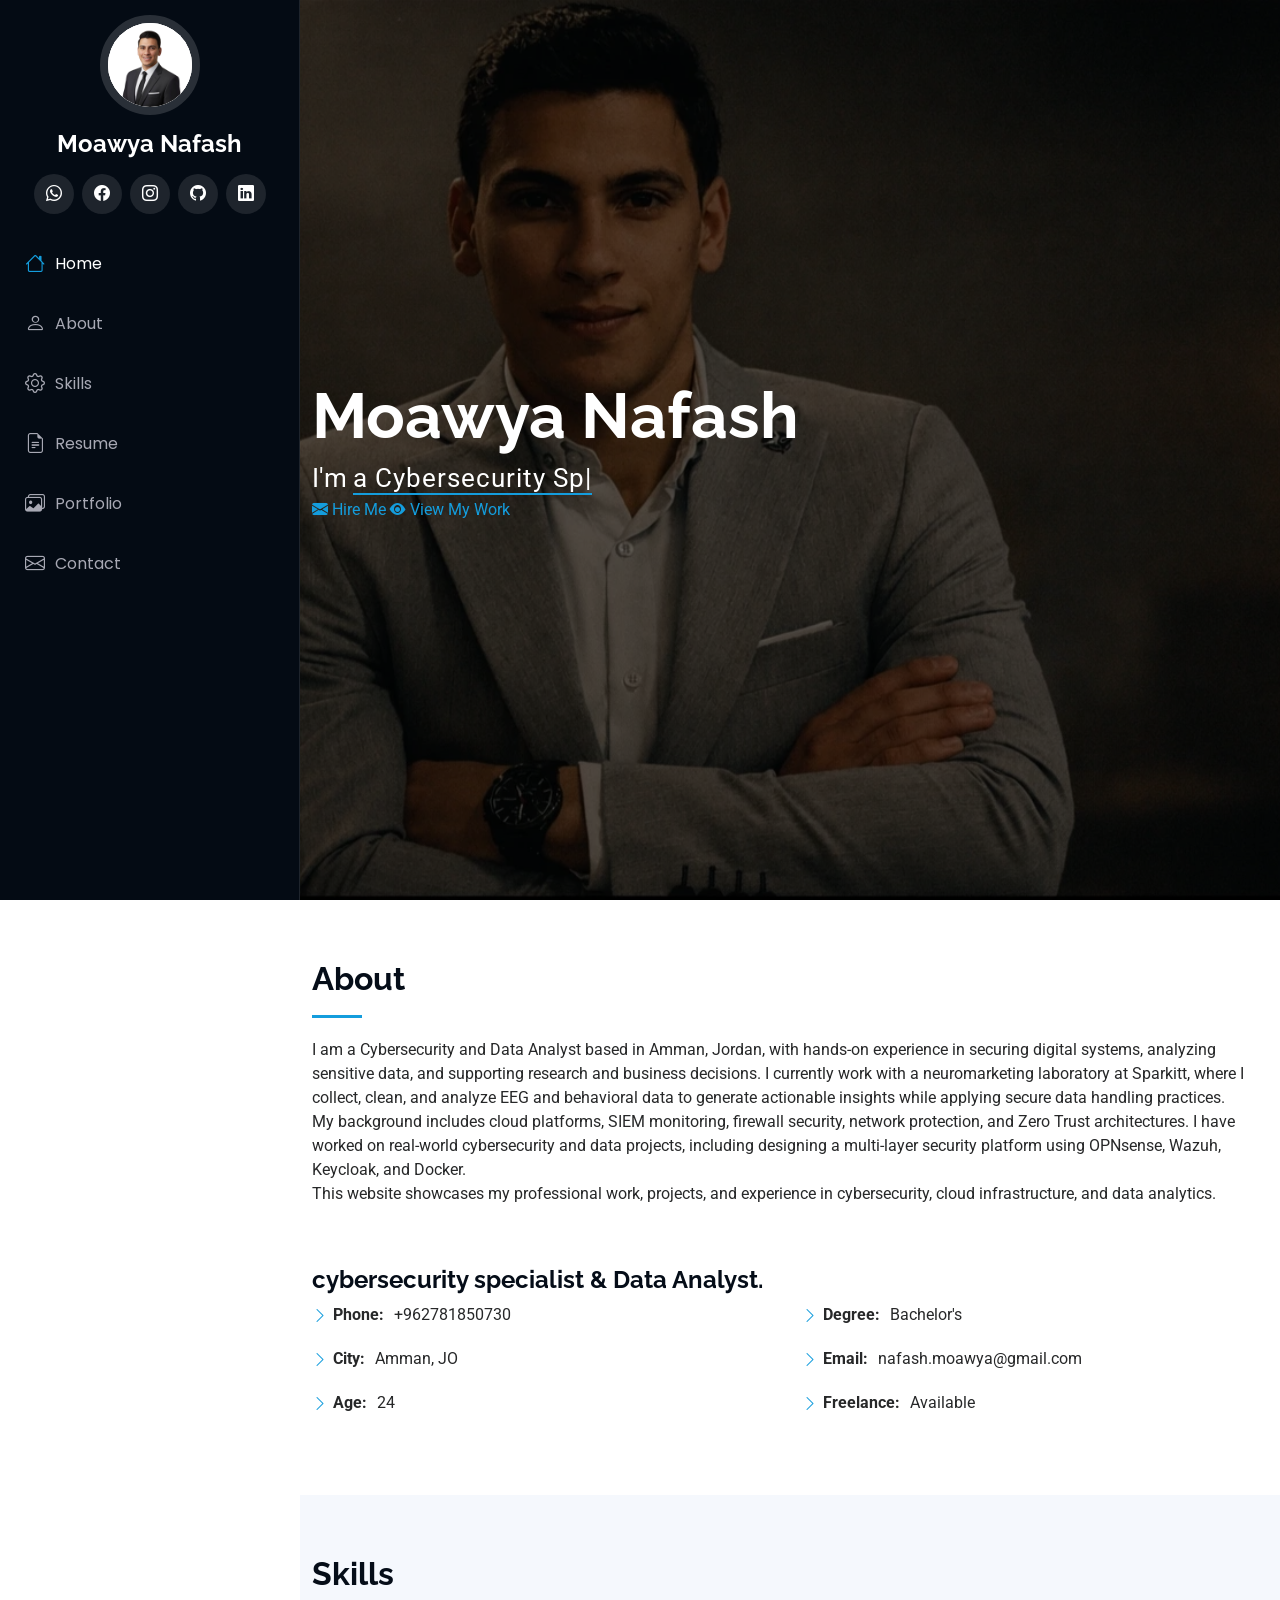
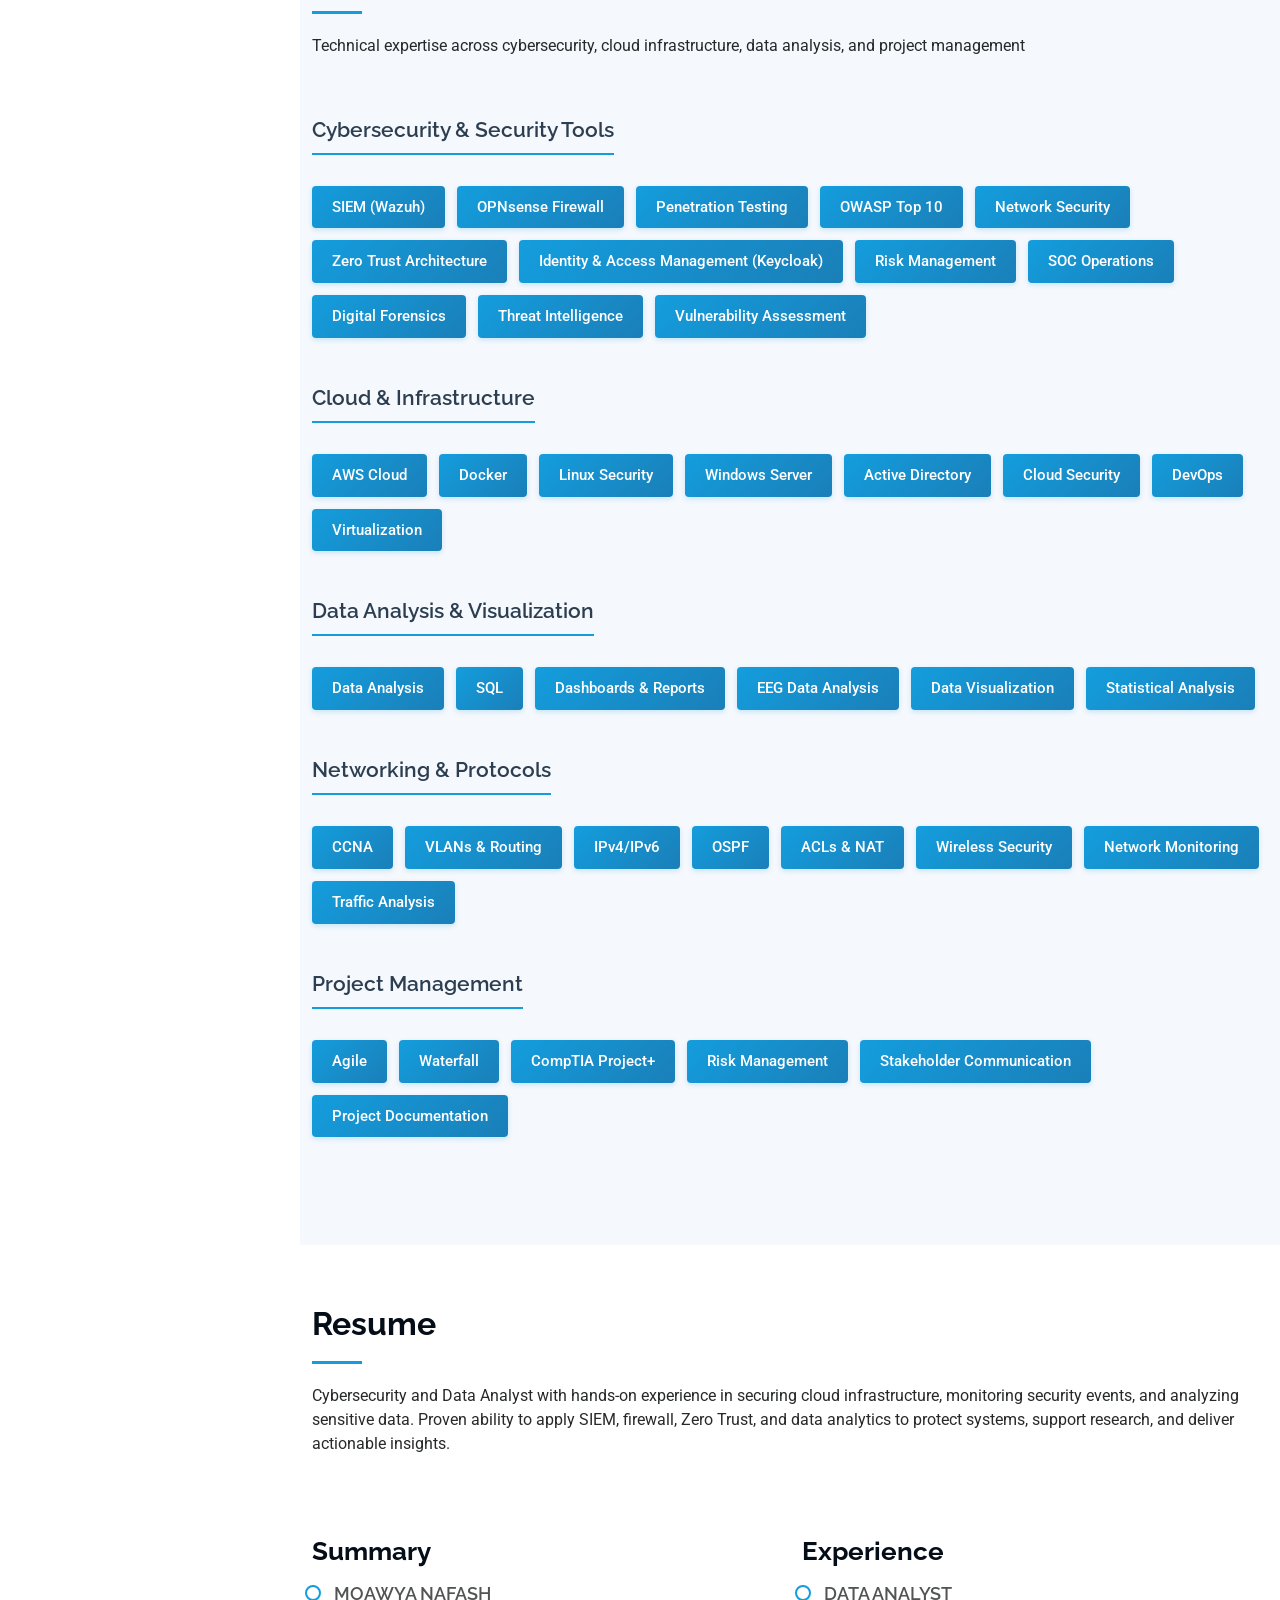
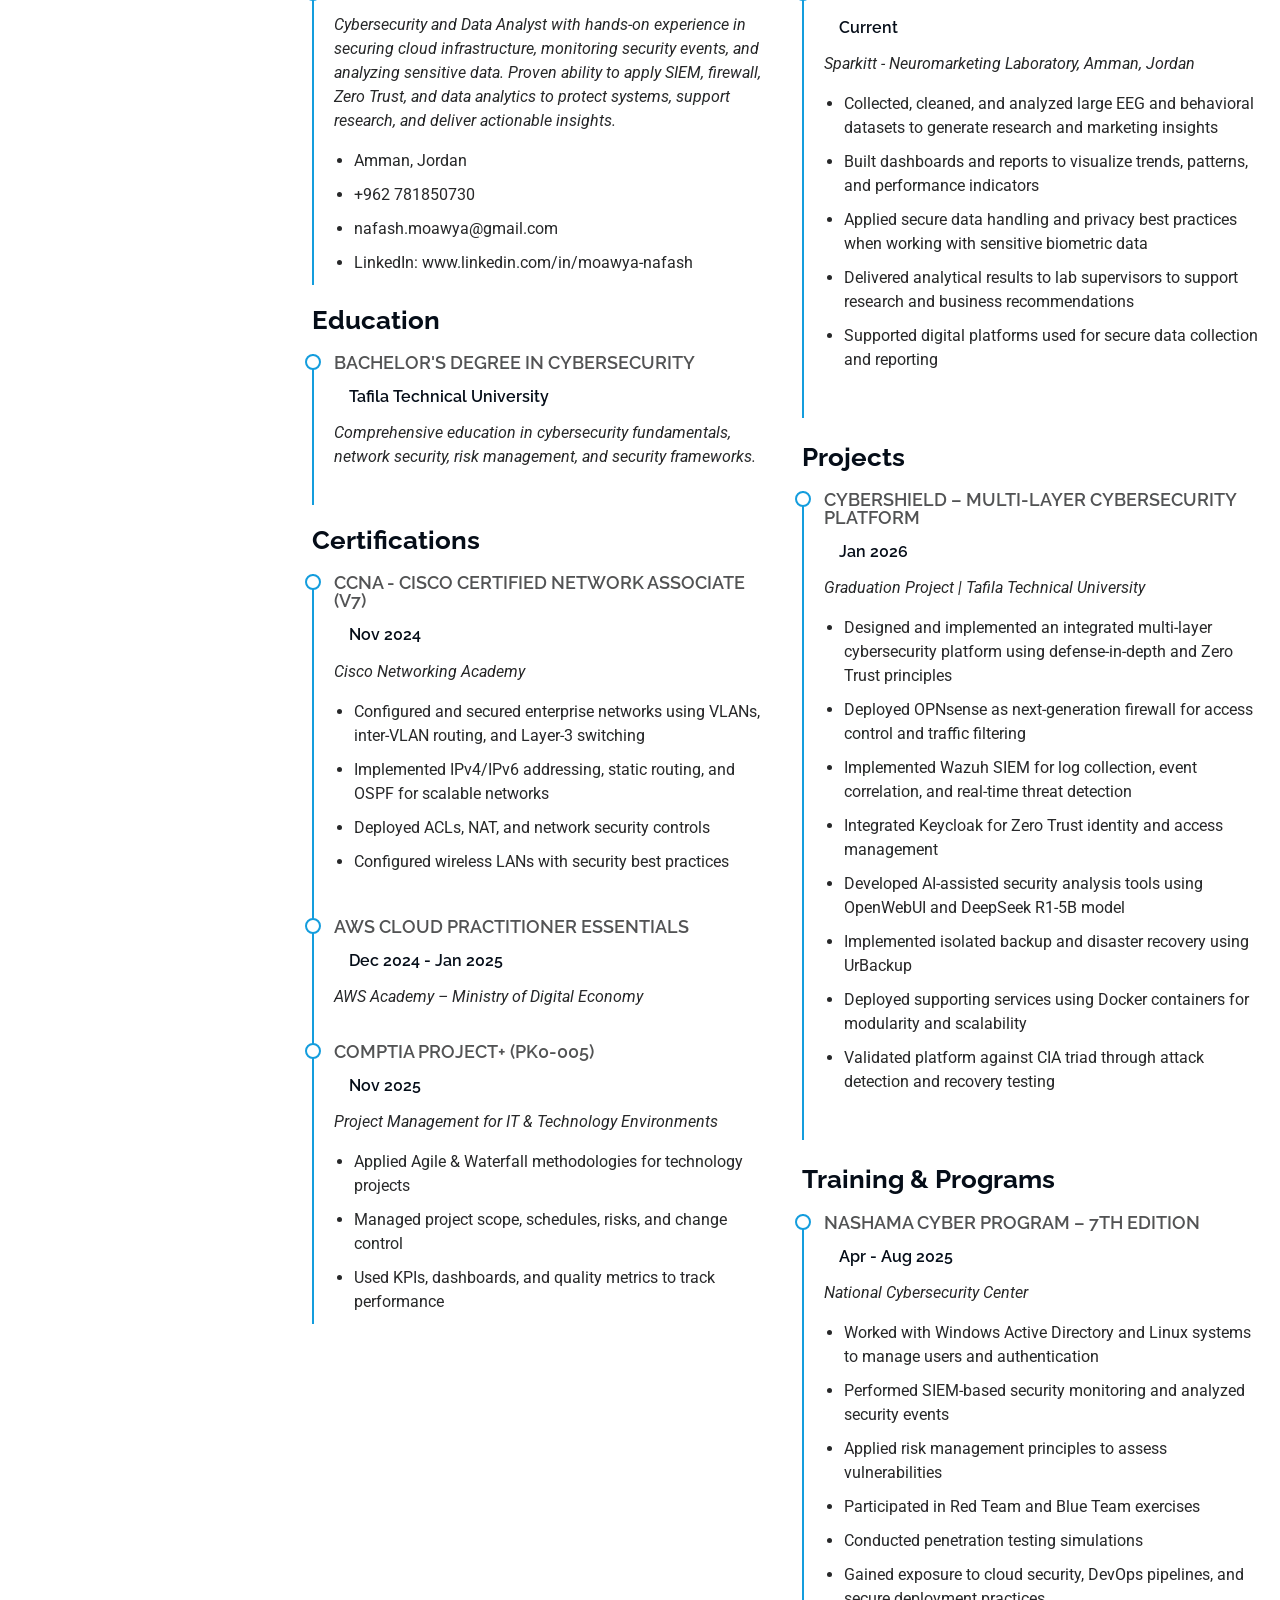
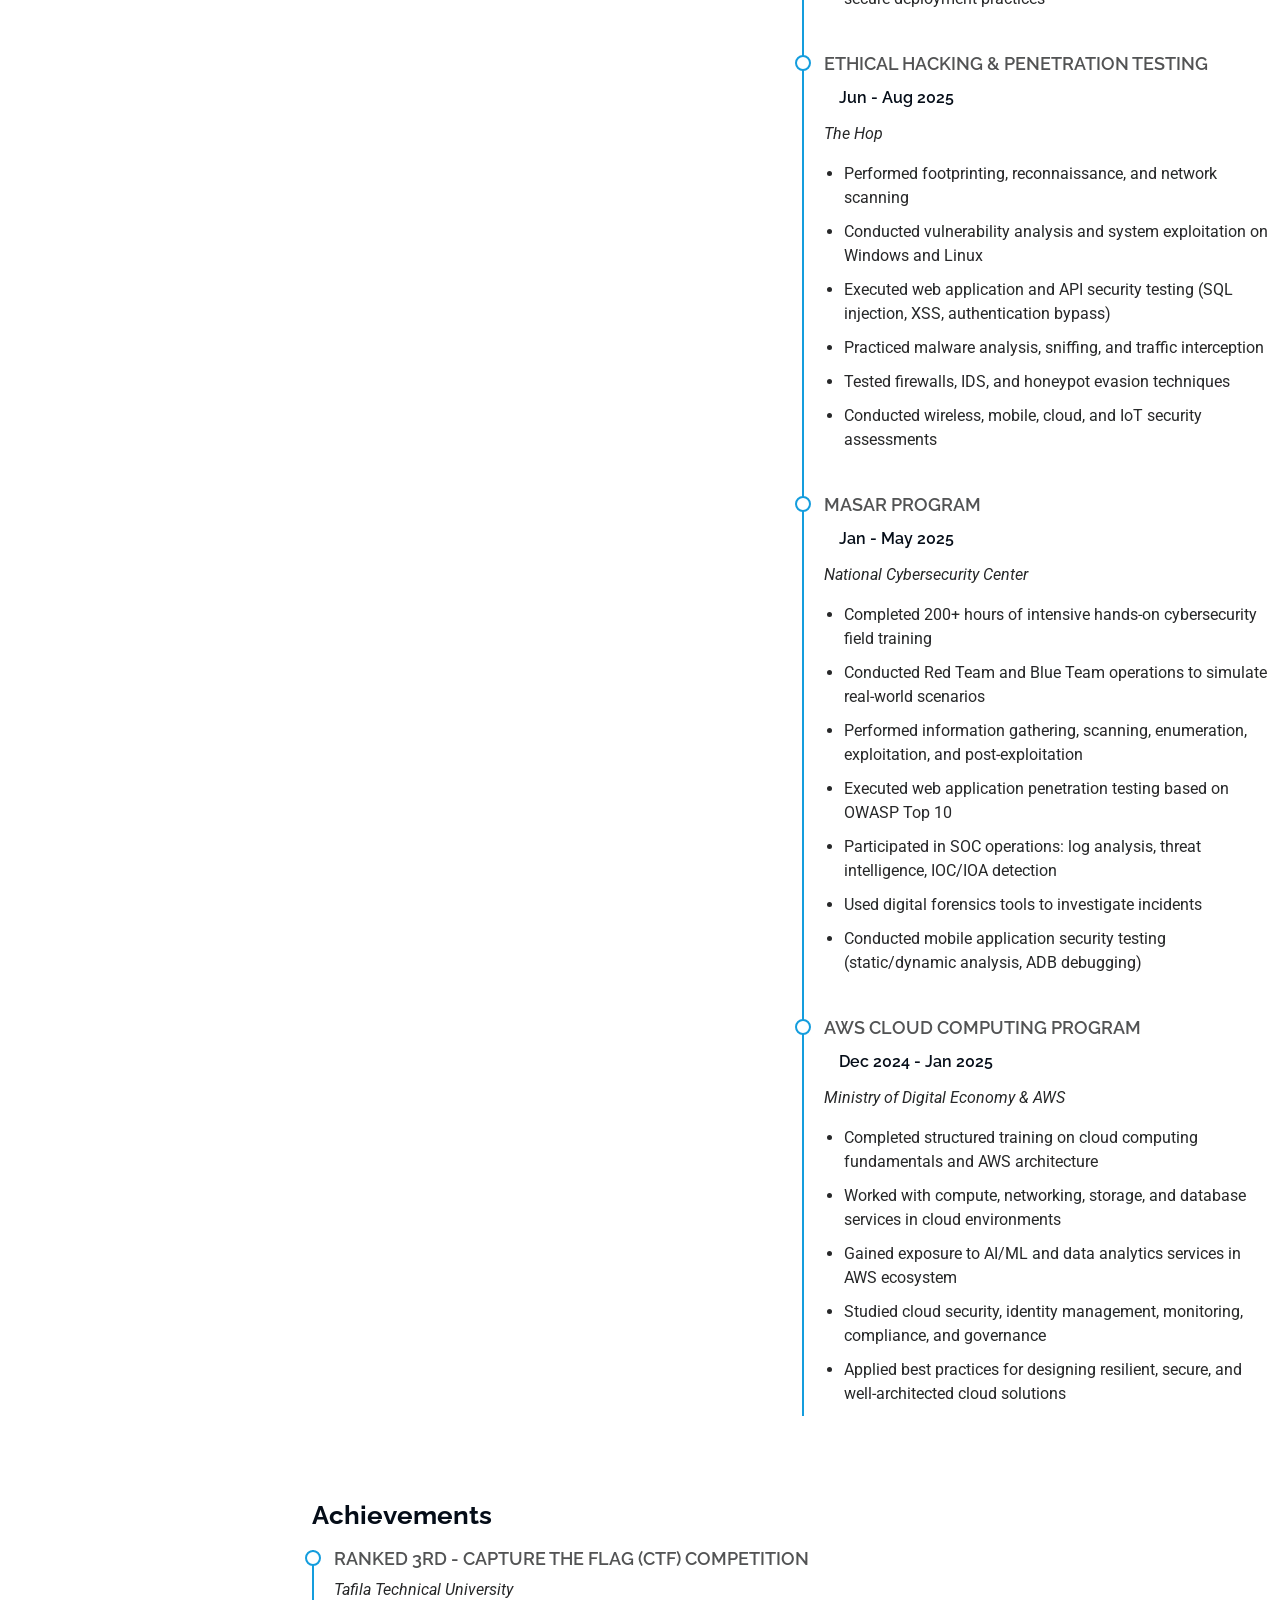
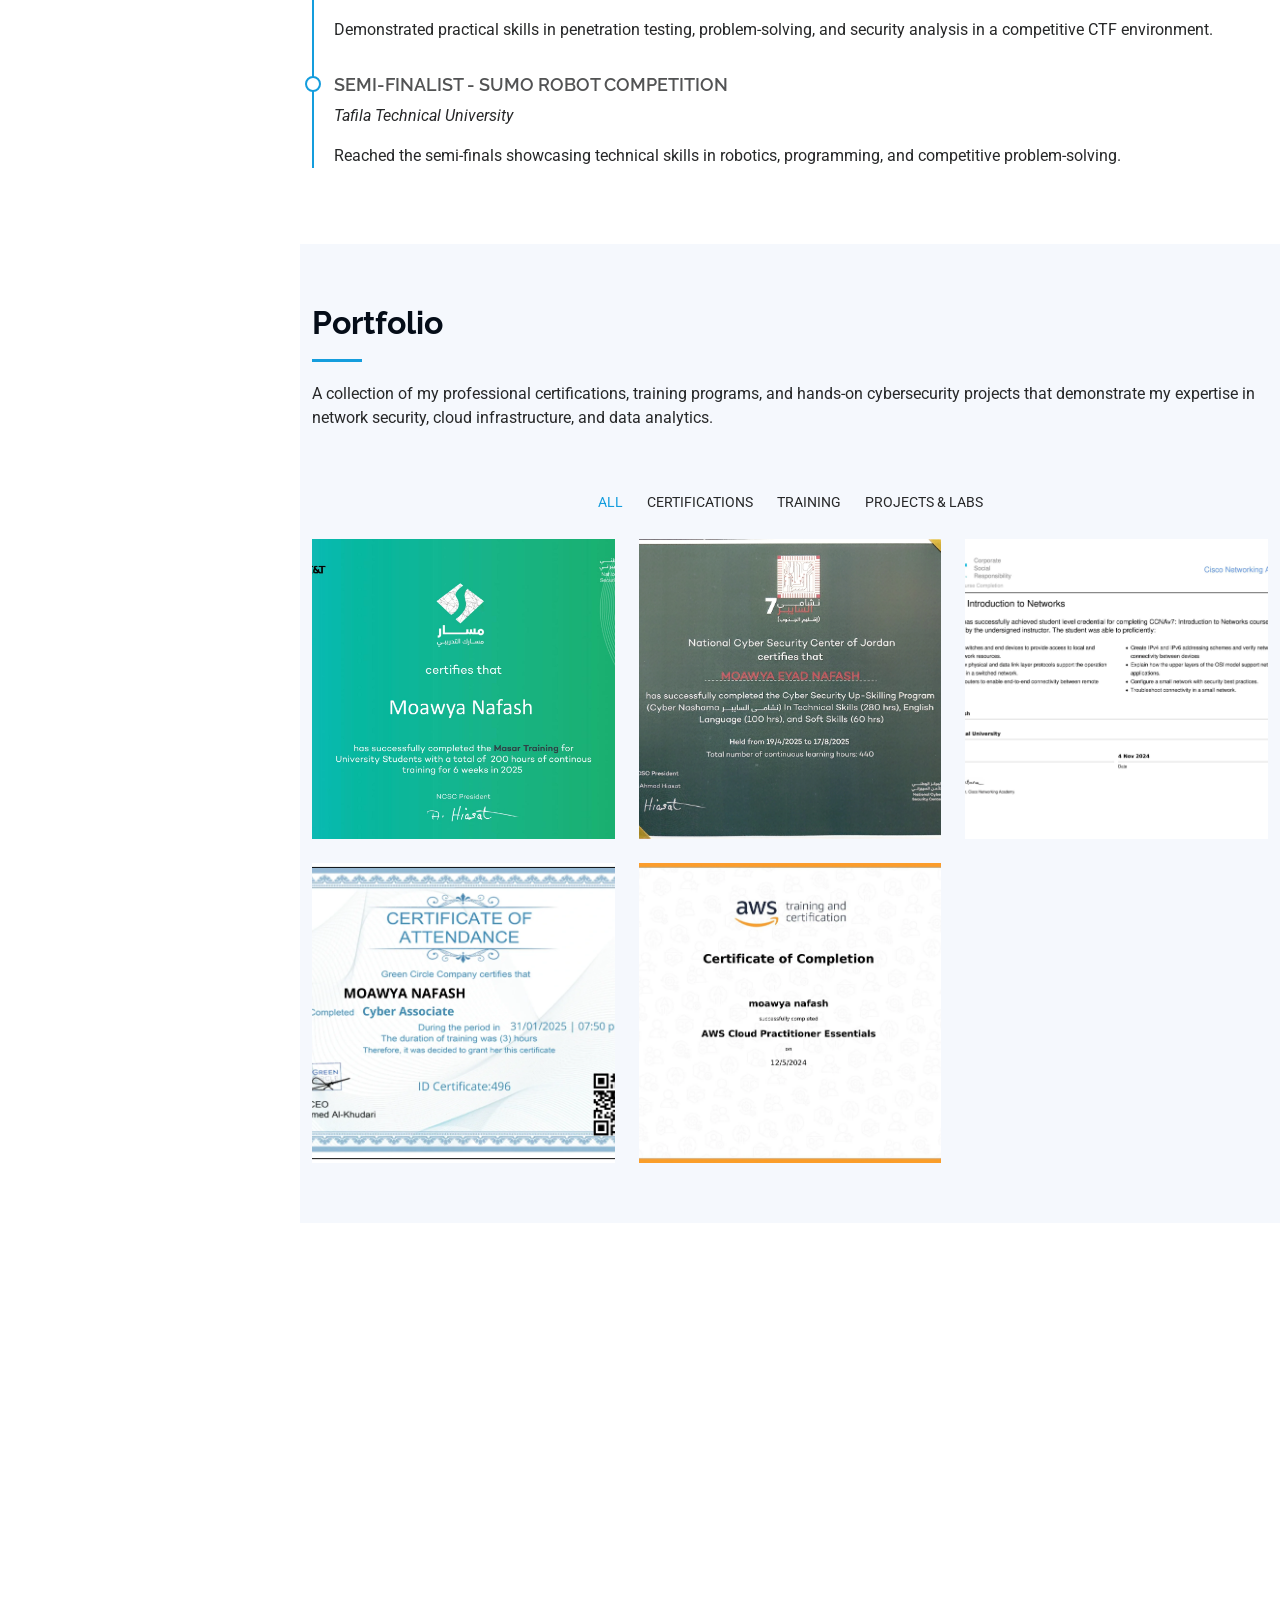
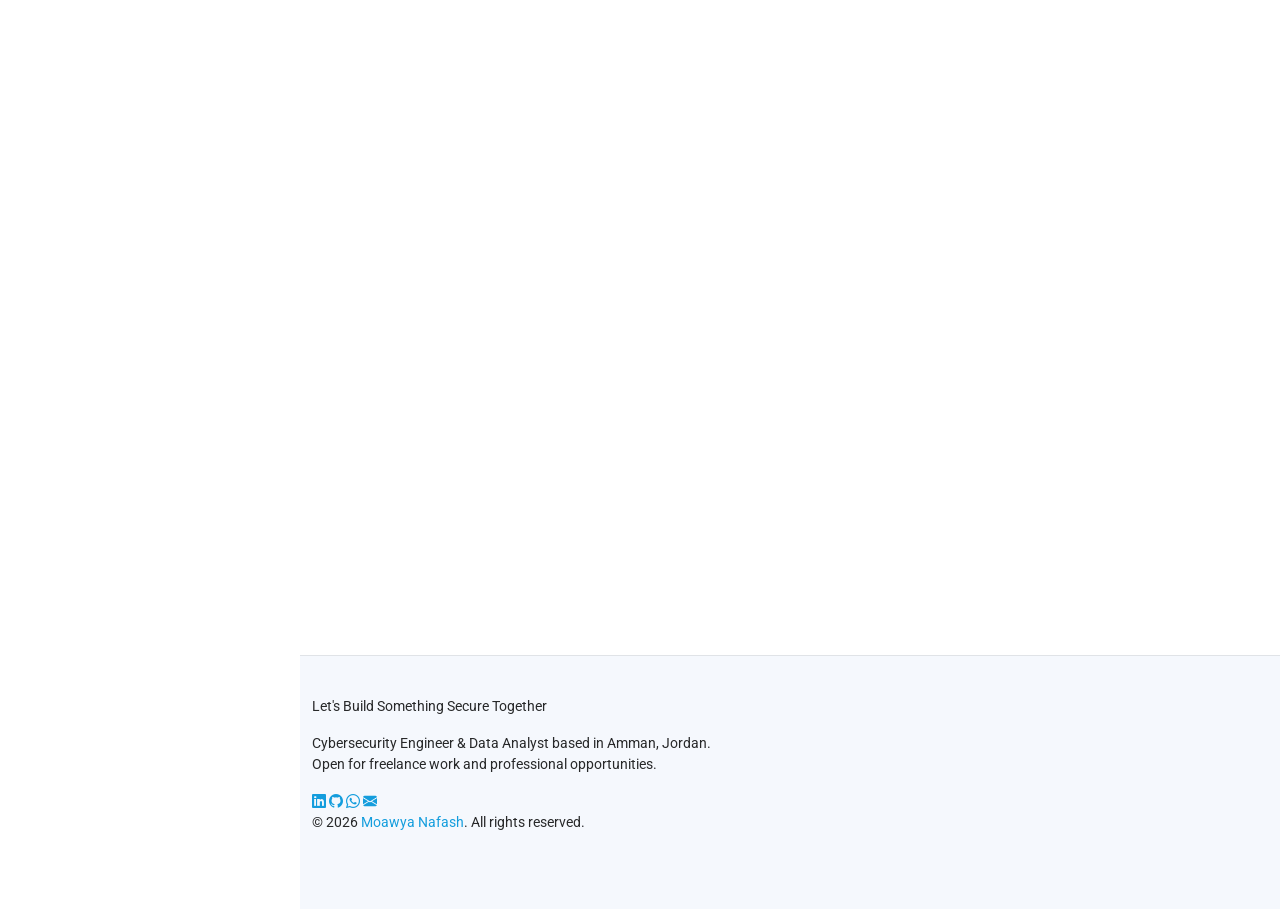
<file: index.html>
<!DOCTYPE html>
<html lang="en">

<head>
  <!-- Google Tag Manager -->
  <script>(function (w, d, s, l, i) {
      w[l] = w[l] || []; w[l].push({
        'gtm.start':
          new Date().getTime(), event: 'gtm.js'
      }); var f = d.getElementsByTagName(s)[0],
        j = d.createElement(s), dl = l != 'dataLayer' ? '&l=' + l : ''; j.async = true; j.src =
          'https://www.googletagmanager.com/gtm.js?id=' + i + dl; f.parentNode.insertBefore(j, f);
    })(window, document, 'script', 'dataLayer', 'GTM-P2V58MV7');</script>
  <!-- End Google Tag Manager -->

  <meta charset="utf-8">
  <meta content="width=device-width, initial-scale=1.0" name="viewport">
  <title>Moawya Nafash | معاوية نعفش | Cybersecurity Engineer & Data Analyst</title>
  <meta
    content="Moawya Nafash (معاوية نعفش) — Cybersecurity Engineer, Security Researcher & Data Analyst based in Amman, Jordan. CCNA certified, AWS Cloud Practitioner. Portfolio showcasing cybersecurity projects, certifications, and data analytics experience. Also known as Moawia Nafash, Muawya Nafash."
    name="description">
  <meta
    content="Moawya Nafash, معاوية نعفش, Moawia Nafash, Muawya Nafash, Cybersecurity Engineer, Security Researcher, Data Analyst, Portfolio, CCNA, AWS, Penetration Testing, SIEM, Zero Trust, Amman Jordan"
    name="keywords">
  <meta name="author" content="Moawya Nafash">
  <meta name="robots" content="index, follow, max-image-preview:large, max-snippet:-1, max-video-preview:-1">

  <!-- Language alternates -->
  <link rel="alternate" hreflang="en" href="https://moawya-nafash.github.io/Portfolio-moawya/">
  <link rel="alternate" hreflang="ar" href="https://moawya-nafash.github.io/Portfolio-moawya/">
  <link rel="alternate" hreflang="x-default" href="https://moawya-nafash.github.io/Portfolio-moawya/">

  <!-- Google Search Console Verification -->
  <meta name="google-site-verification" content="Ul2QpJKzViewWmbufL7PCdcZSNO1VT2pyXR3vwqu0h0" />

  <!-- Open Graph Meta Tags -->
  <meta property="og:title" content="Moawya Nafash | معاوية نعفش | Cybersecurity Engineer & Data Analyst">
  <meta property="og:description"
    content="Cybersecurity Engineer & Data Analyst based in Amman, Jordan. CCNA certified, AWS Cloud Practitioner. Explore my projects, certifications, and professional experience.">
  <meta property="og:type" content="website">
  <meta property="og:url" content="https://moawya-nafash.github.io/Portfolio-moawya/">
  <meta property="og:image" content="https://moawya-nafash.github.io/Portfolio-moawya/assets/Background%20%20photo/portfolio.webp">
  <meta property="og:image:width" content="1200">
  <meta property="og:image:height" content="630">
  <meta property="og:locale" content="en_US">
  <meta property="og:site_name" content="Moawya Nafash Portfolio">
  <link rel="canonical" href="https://moawya-nafash.github.io/Portfolio-moawya/">

  <!-- Twitter Card Meta Tags -->
  <meta name="twitter:card" content="summary_large_image">
  <meta name="twitter:title" content="Moawya Nafash | معاوية نعفش | Cybersecurity Engineer & Data Analyst">
  <meta name="twitter:description"
    content="Cybersecurity Engineer & Data Analyst based in Amman, Jordan. Explore my portfolio, projects, and certifications.">
  <meta name="twitter:image" content="https://moawya-nafash.github.io/Portfolio-moawya/assets/Background%20%20photo/portfolio.webp">

  <!-- Favicons -->
  <link href="assets/Tab_Logo/logo website.svg" rel="icon" type="image/svg+xml">
  <link href="assets/Tab_Logo/logo website.svg" rel="apple-touch-icon">

  <!-- Fonts -->
  <link href="https://fonts.googleapis.com" rel="preconnect">
  <link href="https://fonts.gstatic.com" rel="preconnect" crossorigin>
  <link
    href="https://fonts.googleapis.com/css2?family=Roboto:ital,wght@0,100;0,300;0,400;0,500;0,700;0,900;1,100;1,300;1,400;1,500;1,700;1,900&family=Poppins:ital,wght@0,100;0,200;0,300;0,400;0,500;0,600;0,700;0,800;0,900;1,100;1,200;1,300;1,400;1,500;1,600;1,700;1,800;1,900&family=Raleway:ital,wght@0,100;0,200;0,300;0,400;0,500;0,600;0,700;0,800;0,900;1,100;1,200;1,300;1,400;1,500;1,600;1,700;1,800;1,900&display=swap"
    rel="stylesheet">

  <!-- Vendor CSS Files -->
  <link href="assets/vendor/bootstrap/css/bootstrap.min.css" rel="stylesheet">
  <link href="assets/vendor/bootstrap-icons/bootstrap-icons.css" rel="stylesheet">
  <link href="assets/vendor/aos/aos.css" rel="stylesheet">
  <link href="assets/vendor/glightbox/css/glightbox.min.css" rel="stylesheet">

  <!-- Main CSS File -->
  <link href="assets/css/main.css?v=3.0" rel="stylesheet">
  <link href="assets/css/mobile-polish.css" rel="stylesheet">
  <link href="assets/css/enhancements.css?v=1.0" rel="stylesheet">

  <!-- Custom Background CSS -->
  <style>
    .background-image {
      position: absolute;
      top: 0;
      left: 0;
      width: 100%;
      height: 100%;
      overflow: hidden;
      z-index: 0;
    }

    .background-image img {
      position: absolute;
      top: 0;
      left: 0;
      width: 100%;
      height: 100%;
      object-fit: cover;
      object-position: center;
    }

    /* Dark overlay for better text readability */
    .home::before {
      content: '';
      position: absolute;
      top: 0;
      left: 0;
      width: 100%;
      height: 100%;
      background: rgba(0, 0, 0, 0.6);
      z-index: 1;
    }

    .home .container {
      position: relative;
      z-index: 2;
    }

    /* Mobile & Tablet Optimization */
    @media (max-width: 768px) {
      .background-image img {
        object-fit: cover;
      }
    }

    /* Extra small devices (phones) */
    @media (max-width: 576px) {
      .background-image img {
        object-fit: cover;
        object-position: 30% 20%;
        /* Shifted to left-center */
      }
    }

    /* Portfolio Cards Uniform Height */
    .portfolio-item .portfolio-content {
      display: flex;
      flex-direction: column;
      height: 100%;
    }

    .portfolio-item .portfolio-content img {
      width: 100%;
      height: 300px;
      object-fit: cover;
      object-position: center;
    }

    .portfolio-item .portfolio-info {
      flex: 1;
      display: flex;
      flex-direction: column;
      justify-content: flex-start;
      padding: 20px;
    }

    .portfolio-item .portfolio-info h4 {
      font-size: 1.1rem;
      margin-bottom: 10px;
      min-height: 50px;
      display: flex;
      align-items: center;
    }

    .portfolio-item .portfolio-info p {
      font-size: 0.9rem;
      margin-bottom: 15px;
      min-height: 60px;
    }

    /* Responsive adjustments */
    @media (max-width: 768px) {
      .portfolio-item .portfolio-content img {
        height: 250px;
      }

      .portfolio-item .portfolio-info h4 {
        min-height: auto;
        font-size: 1rem;
      }

      .portfolio-item .portfolio-info p {
        min-height: auto;
        font-size: 0.85rem;
      }
    }

  </style>

  <!-- =======================================================
  * Template Name: iPortfolio
  * Template URL: https://bootstrapmade.com/iportfolio-bootstrap-portfolio-websites-template/
  * Updated: Jun 29 2024 with Bootstrap v5.3.3
  * Author: BootstrapMade.com
  * License: https://bootstrapmade.com/license/
  ======================================================== -->
</head>

<body class="index-page">
  <!-- Google Tag Manager (noscript) -->
  <noscript><iframe src="https://www.googletagmanager.com/ns.html?id=GTM-P2V58MV7" height="0" width="0"
      style="display:none;visibility:hidden"></iframe></noscript>
  <!-- End Google Tag Manager (noscript) -->



  <header id="header" class="header dark-background d-flex flex-column">
    <i class="header-toggle d-xl-none bi bi-list"></i>

    <div class="profile-img">
      <img src="assets/profile photo/profile.svg" alt="profile_photo" class="img-fluid rounded-circle"
        style="object-fit: cover; width: 100px; height: 100px;">
    </div>

    <a href="index.html" class="logo d-flex align-items-center justify-content-center">
      <!-- Uncomment the line below if you also wish to use an image logo -->
      <!-- <img src="assets/img/logo.png" alt=""> -->
      <h1 class="sitename">Moawya Nafash</h1>
    </a>

    <div class="social-links text-center">
      <a href="https://wa.me/962781850730" class="whatsapp" aria-label="Contact on WhatsApp" target="_blank" rel="noopener noreferrer"><i class="bi bi-whatsapp"></i></a>
      <a href="https://web.facebook.com/profile.php?id=100008688011080" class="facebook" aria-label="Facebook Profile" target="_blank" rel="noopener noreferrer"><i
          class="bi bi-facebook"></i></a>
      <a href="https://www.instagram.com/moawya_nafash/?hl=en" class="instagram" aria-label="Instagram Profile" target="_blank" rel="noopener noreferrer"><i class="bi bi-instagram"></i></a>
      <a href="https://github.com/moawya-nafash" class="github" aria-label="GitHub Profile" target="_blank" rel="noopener noreferrer"><i class="bi bi-github"></i></a>
      <a href="https://www.linkedin.com/in/moawya-nafash/" class="linkedin" aria-label="LinkedIn Profile" target="_blank" rel="noopener noreferrer"><i class="bi bi-linkedin"></i></a>
    </div>



    <nav id="navmenu" class="navmenu">
      <ul>
        <li><a href="#home" class="active"><i class="bi bi-house navicon"></i>Home</a></li>
        <li><a href="#about"><i class="bi bi-person navicon"></i> About</a></li>
        <li><a href="#skills"><i class="bi bi-gear navicon"></i> Skills</a></li>
        <li><a href="#resume"><i class="bi bi-file-earmark-text navicon"></i> Resume</a></li>
        <li><a href="#portfolio"><i class="bi bi-images navicon"></i> Portfolio</a></li>
        <li><a href="#contact"><i class="bi bi-envelope navicon"></i> Contact</a></li>
      </ul>
    </nav>

  </header>

  <main class="main">

    <!-- Home Section -->
    <section id="home" class="home section dark-background">

      <!-- Background Image -->
      <div class="background-image">
        <img src="assets/Background  photo/portfolio.webp" alt="Moawya Nafash - Cybersecurity Engineer and Data Analyst based in Amman, Jordan">
      </div>

      <div class="container" data-aos="fade-up" data-aos-delay="100">
        <h2>Moawya Nafash</h2>
        <p>I'm <span class="typed" data-typed-items="a Cybersecurity Specialist, a Data Analyst, a Security Researcher, an AWS Cloud Practitioner"></span><span
            class="typed-cursor typed-cursor--blink" aria-hidden="true"></span></p>
        <div class="hero-cta">
          <a href="#contact" class="btn-primary-cta"><i class="bi bi-envelope-fill"></i> Hire Me</a>
          <a href="#portfolio" class="btn-secondary-cta"><i class="bi bi-eye-fill"></i> View My Work</a>
        </div>
      </div>

    </section><!-- /Home Section -->

    <!-- About Section -->
    <section id="about" class="about section">

      <!-- Section Title -->
      <div class="container section-title" data-aos="fade-up">
        <h2>About</h2>
        <p>I am a Cybersecurity and Data Analyst based in Amman, Jordan, with hands-on experience in securing digital
          systems, analyzing sensitive data, and supporting research and business decisions. I currently work with a
          neuromarketing laboratory at Sparkitt, where I collect, clean, and analyze EEG and behavioral data to generate
          actionable insights while applying secure data handling practices.</p>
        <p>My background includes cloud platforms, SIEM monitoring, firewall security, network protection, and Zero
          Trust architectures. I have worked on real-world cybersecurity and data projects, including designing a
          multi-layer security platform using OPNsense, Wazuh, Keycloak, and Docker.</p>
        <p>This website showcases my professional work, projects, and experience in cybersecurity, cloud infrastructure,
          and data analytics.</p>
      </div><!-- End Section Title -->

      <div class="container" data-aos="fade-up" data-aos-delay="100">

        <div class="row gy-4 justify-content-center">
          <div class="col-lg-12 content">
            <h2>cybersecurity specialist &amp; Data Analyst.</h2>
            <!--
            <p class="fst-italic py-3">
              Lorem ipsum dolor sit amet, consectetur adipiscing elit, sed do eiusmod tempor incididunt ut labore et dolore
              magna aliqua.
            </p>
            -->
            <div class="row">
              <div class="col-lg-6">
                <ul>
                  <li><i class="bi bi-chevron-right"></i> <strong>Phone:</strong> <span>+962781850730</span></li>
                  <li><i class="bi bi-chevron-right"></i> <strong>City:</strong> <span>Amman, JO</span></li>
                  <li><i class="bi bi-chevron-right"></i> <strong>Age:</strong> <span id="dynamic-age">23</span></li>
                </ul>
              </div>
              <div class="col-lg-6">
                <ul>
                  <li><i class="bi bi-chevron-right"></i> <strong>Degree:</strong> <span>Bachelor's</span></li>
                  <li><i class="bi bi-chevron-right"></i> <strong>Email:</strong> <span>nafash.moawya@gmail.com</span>
                  </li>
                  <li><i class="bi bi-chevron-right"></i> <strong>Freelance:</strong> <span>Available</span></li>
                </ul>
              </div>
            </div>
            <!--
            <p class="py-3">
              Officiis eligendi itaque labore et dolorum mollitia officiis optio vero. Quisquam sunt adipisci omnis et ut. Nulla accusantium dolor incidunt officia tempore. Et eius omnis.
              Cupiditate ut dicta maxime officiis quidem quia. Sed et consectetur qui quia repellendus itaque neque.
            </p>
          -->
          </div>
        </div>

      </div>

    </section><!-- /About Section -->



    <!-- Skills Section -->
    <section id="skills" class="skills section light-background">

      <!-- Section Title -->
      <div class="container section-title" data-aos="fade-up">
        <h2>Skills</h2>
        <p>Technical expertise across cybersecurity, cloud infrastructure, data analysis, and project management</p>
      </div><!-- End Section Title -->

      <div class="container" data-aos="fade-up" data-aos-delay="100">

        <!-- Cybersecurity & Security Tools -->
        <div class="skills-category mb-5">
          <h3 class="mb-3">Cybersecurity & Security Tools</h3>
          <div class="skills-tags">
            <span class="skill-badge">SIEM (Wazuh)</span>
            <span class="skill-badge">OPNsense Firewall</span>
            <span class="skill-badge">Penetration Testing</span>
            <span class="skill-badge">OWASP Top 10</span>
            <span class="skill-badge">Network Security</span>
            <span class="skill-badge">Zero Trust Architecture</span>
            <span class="skill-badge">Identity & Access Management (Keycloak)</span>
            <span class="skill-badge">Risk Management</span>
            <span class="skill-badge">SOC Operations</span>
            <span class="skill-badge">Digital Forensics</span>
            <span class="skill-badge">Threat Intelligence</span>
            <span class="skill-badge">Vulnerability Assessment</span>
          </div>
        </div>

        <!-- Cloud & Infrastructure -->
        <div class="skills-category mb-5">
          <h3 class="mb-3">Cloud & Infrastructure</h3>
          <div class="skills-tags">
            <span class="skill-badge">AWS Cloud</span>
            <span class="skill-badge">Docker</span>
            <span class="skill-badge">Linux Security</span>
            <span class="skill-badge">Windows Server</span>
            <span class="skill-badge">Active Directory</span>
            <span class="skill-badge">Cloud Security</span>
            <span class="skill-badge">DevOps</span>
            <span class="skill-badge">Virtualization</span>
          </div>
        </div>

        <!-- Data Analysis & Visualization -->
        <div class="skills-category mb-5">
          <h3 class="mb-3">Data Analysis & Visualization</h3>
          <div class="skills-tags">
            <span class="skill-badge">Data Analysis</span>
            <span class="skill-badge">SQL</span>
            <span class="skill-badge">Dashboards & Reports</span>
            <span class="skill-badge">EEG Data Analysis</span>
            <span class="skill-badge">Data Visualization</span>
            <span class="skill-badge">Statistical Analysis</span>
          </div>
        </div>

        <!-- Networking & Protocols -->
        <div class="skills-category mb-5">
          <h3 class="mb-3">Networking & Protocols</h3>
          <div class="skills-tags">
            <span class="skill-badge">CCNA</span>
            <span class="skill-badge">VLANs & Routing</span>
            <span class="skill-badge">IPv4/IPv6</span>
            <span class="skill-badge">OSPF</span>
            <span class="skill-badge">ACLs & NAT</span>
            <span class="skill-badge">Wireless Security</span>
            <span class="skill-badge">Network Monitoring</span>
            <span class="skill-badge">Traffic Analysis</span>
          </div>
        </div>

        <!-- Project Management & Methodologies -->
        <div class="skills-category mb-5">
          <h3 class="mb-3">Project Management</h3>
          <div class="skills-tags">
            <span class="skill-badge">Agile</span>
            <span class="skill-badge">Waterfall</span>
            <span class="skill-badge">CompTIA Project+</span>
            <span class="skill-badge">Risk Management</span>
            <span class="skill-badge">Stakeholder Communication</span>
            <span class="skill-badge">Project Documentation</span>
          </div>
        </div>

      </div>

      <!-- Custom CSS for Skills Badges -->
      <style>
        .skills-category h3 {
          color: #2c3e50;
          font-size: 1.3rem;
          font-weight: 600;
          border-bottom: 2px solid #149ddd;
          padding-bottom: 10px;
          display: inline-block;
        }

        .skills-tags {
          display: flex;
          flex-wrap: wrap;
          gap: 12px;
          margin-top: 15px;
        }

        .skill-badge {
          background: linear-gradient(135deg, #149ddd 0%, #1a7fb8 100%);
          color: white;
          padding: 10px 20px;
          border-radius: 25px;
          font-size: 0.95rem;
          font-weight: 500;
          transition: all 0.3s ease;
          box-shadow: 0 2px 5px rgba(20, 157, 221, 0.2);
          cursor: default;
        }

        .skill-badge:hover {
          transform: translateY(-3px);
          box-shadow: 0 5px 15px rgba(20, 157, 221, 0.4);
          background: linear-gradient(135deg, #1a7fb8 0%, #149ddd 100%);
        }

        @media (max-width: 768px) {
          .skill-badge {
            font-size: 0.85rem;
            padding: 8px 16px;
          }

          .skills-category h3 {
            font-size: 1.1rem;
          }
        }
      </style>

    </section><!-- /Skills Section -->

    <!-- Resume Section -->
    <section id="resume" class="resume section">

      <!-- Section Title -->
      <div class="container section-title" data-aos="fade-up">
        <h2>Resume</h2>
        <p>Cybersecurity and Data Analyst with hands-on experience in securing cloud infrastructure, monitoring security
          events, and analyzing sensitive data. Proven ability to apply SIEM, firewall, Zero Trust, and data analytics
          to protect systems, support research, and deliver actionable insights.</p>
      </div><!-- End Section Title -->

      <div class="container">

        <div class="row">

          <div class="col-lg-6" data-aos="fade-up" data-aos-delay="100">
            <h3 class="resume-title">Summary</h3>

            <div class="resume-item pb-0">
              <h4>Moawya Nafash</h4>
              <p><em>Cybersecurity and Data Analyst with hands-on experience in securing cloud infrastructure,
                  monitoring security events, and analyzing sensitive data. Proven ability to apply SIEM, firewall, Zero
                  Trust, and data analytics to protect systems, support research, and deliver actionable insights.</em>
              </p>
              <ul>
                <li>Amman, Jordan</li>
                <li>+962 781850730</li>
                <li>nafash.moawya@gmail.com</li>
                <li>LinkedIn: www.linkedin.com/in/moawya-nafash</li>
              </ul>
            </div><!-- End Resume Item -->

            <h3 class="resume-title">Education</h3>
            <div class="resume-item">
              <h4>Bachelor's Degree in Cybersecurity</h4>
              <h5>Tafila Technical University</h5>
              <p><em>Comprehensive education in cybersecurity fundamentals, network security, risk management, and
                  security frameworks.</em></p>
            </div><!-- End Resume Item -->

            <h3 class="resume-title">Certifications</h3>
            <div class="resume-item">
              <h4>CCNA - Cisco Certified Network Associate (v7)</h4>
              <h5>Nov 2024</h5>
              <p><em>Cisco Networking Academy</em></p>
              <ul>
                <li>Configured and secured enterprise networks using VLANs, inter-VLAN routing, and Layer-3 switching
                </li>
                <li>Implemented IPv4/IPv6 addressing, static routing, and OSPF for scalable networks</li>
                <li>Deployed ACLs, NAT, and network security controls</li>
                <li>Configured wireless LANs with security best practices</li>
              </ul>
            </div><!-- End Resume Item -->

            <div class="resume-item">
              <h4>AWS Cloud Practitioner Essentials</h4>
              <h5>Dec 2024 - Jan 2025</h5>
              <p><em>AWS Academy – Ministry of Digital Economy</em></p>
            </div><!-- End Resume Item -->

            <div class="resume-item">
              <h4>CompTIA Project+ (PK0-005)</h4>
              <h5>Nov 2025</h5>
              <p><em>Project Management for IT & Technology Environments</em></p>
              <ul>
                <li>Applied Agile & Waterfall methodologies for technology projects</li>
                <li>Managed project scope, schedules, risks, and change control</li>
                <li>Used KPIs, dashboards, and quality metrics to track performance</li>
              </ul>
            </div><!-- End Resume Item -->

          </div>

          <div class="col-lg-6" data-aos="fade-up" data-aos-delay="200">
            <h3 class="resume-title">Experience</h3>

            <div class="resume-item">
              <h4>Data Analyst</h4>
              <h5>Current</h5>
              <p><em>Sparkitt - Neuromarketing Laboratory, Amman, Jordan</em></p>
              <ul>
                <li>Collected, cleaned, and analyzed large EEG and behavioral datasets to generate research and
                  marketing insights</li>
                <li>Built dashboards and reports to visualize trends, patterns, and performance indicators</li>
                <li>Applied secure data handling and privacy best practices when working with sensitive biometric data
                </li>
                <li>Delivered analytical results to lab supervisors to support research and business recommendations
                </li>
                <li>Supported digital platforms used for secure data collection and reporting</li>
              </ul>
            </div><!-- End Resume Item -->

            <h3 class="resume-title mt-4">Projects</h3>

            <div class="resume-item">
              <h4>CyberShield – Multi-Layer Cybersecurity Platform</h4>
              <h5>Jan 2026</h5>
              <p><em>Graduation Project | Tafila Technical University</em></p>
              <ul>
                <li>Designed and implemented an integrated multi-layer cybersecurity platform using defense-in-depth and
                  Zero Trust principles</li>
                <li>Deployed OPNsense as next-generation firewall for access control and traffic filtering</li>
                <li>Implemented Wazuh SIEM for log collection, event correlation, and real-time threat detection</li>
                <li>Integrated Keycloak for Zero Trust identity and access management</li>
                <li>Developed AI-assisted security analysis tools using OpenWebUI and DeepSeek R1-5B model</li>
                <li>Implemented isolated backup and disaster recovery using UrBackup</li>
                <li>Deployed supporting services using Docker containers for modularity and scalability</li>
                <li>Validated platform against CIA triad through attack detection and recovery testing</li>
              </ul>
            </div><!-- End Resume Item -->

            <h3 class="resume-title mt-4">Training & Programs</h3>

            <div class="resume-item">
              <h4>Nashama Cyber Program – 7th Edition</h4>
              <h5>Apr - Aug 2025</h5>
              <p><em>National Cybersecurity Center</em></p>
              <ul>
                <li>Worked with Windows Active Directory and Linux systems to manage users and authentication</li>
                <li>Performed SIEM-based security monitoring and analyzed security events</li>
                <li>Applied risk management principles to assess vulnerabilities</li>
                <li>Participated in Red Team and Blue Team exercises</li>
                <li>Conducted penetration testing simulations</li>
                <li>Gained exposure to cloud security, DevOps pipelines, and secure deployment practices</li>
              </ul>
            </div><!-- End Resume Item -->

            <div class="resume-item">
              <h4>Ethical Hacking & Penetration Testing</h4>
              <h5>Jun - Aug 2025</h5>
              <p><em>The Hop</em></p>
              <ul>
                <li>Performed footprinting, reconnaissance, and network scanning</li>
                <li>Conducted vulnerability analysis and system exploitation on Windows and Linux</li>
                <li>Executed web application and API security testing (SQL injection, XSS, authentication bypass)</li>
                <li>Practiced malware analysis, sniffing, and traffic interception</li>
                <li>Tested firewalls, IDS, and honeypot evasion techniques</li>
                <li>Conducted wireless, mobile, cloud, and IoT security assessments</li>
              </ul>
            </div><!-- End Resume Item -->

            <div class="resume-item">
              <h4>Masar Program</h4>
              <h5>Jan - May 2025</h5>
              <p><em>National Cybersecurity Center</em></p>
              <ul>
                <li>Completed 200+ hours of intensive hands-on cybersecurity field training</li>
                <li>Conducted Red Team and Blue Team operations to simulate real-world scenarios</li>
                <li>Performed information gathering, scanning, enumeration, exploitation, and post-exploitation</li>
                <li>Executed web application penetration testing based on OWASP Top 10</li>
                <li>Participated in SOC operations: log analysis, threat intelligence, IOC/IOA detection</li>
                <li>Used digital forensics tools to investigate incidents</li>
                <li>Conducted mobile application security testing (static/dynamic analysis, ADB debugging)</li>
              </ul>
            </div><!-- End Resume Item -->

            <div class="resume-item">
              <h4>AWS Cloud Computing Program</h4>
              <h5>Dec 2024 - Jan 2025</h5>
              <p><em>Ministry of Digital Economy & AWS</em></p>
              <ul>
                <li>Completed structured training on cloud computing fundamentals and AWS architecture</li>
                <li>Worked with compute, networking, storage, and database services in cloud environments</li>
                <li>Gained exposure to AI/ML and data analytics services in AWS ecosystem</li>
                <li>Studied cloud security, identity management, monitoring, compliance, and governance</li>
                <li>Applied best practices for designing resilient, secure, and well-architected cloud solutions</li>
              </ul>
            </div><!-- End Resume Item -->

          </div>

        </div>

        <!-- Achievements Section -->
        <div class="row mt-5">
          <div class="col-12" data-aos="fade-up" data-aos-delay="100">
            <h3 class="resume-title">Achievements</h3>

            <div class="resume-item">
              <h4>Ranked 3rd - Capture The Flag (CTF) Competition</h4>
              <p><em>Tafila Technical University</em></p>
              <p>Demonstrated practical skills in penetration testing, problem-solving, and security analysis in a
                competitive CTF environment.</p>
            </div><!-- End Resume Item -->

            <div class="resume-item">
              <h4>Semi-Finalist - Sumo Robot Competition</h4>
              <p><em>Tafila Technical University</em></p>
              <p>Reached the semi-finals showcasing technical skills in robotics, programming, and competitive
                problem-solving.</p>
            </div><!-- End Resume Item -->

          </div>
        </div>

      </div>

    </section><!-- /Resume Section -->

    <!-- Portfolio Section -->
    <section id="portfolio" class="portfolio section light-background">

      <!-- Section Title -->
      <div class="container section-title" data-aos="fade-up">
        <h2>Portfolio</h2>
        <p>A collection of my professional certifications, training programs, and hands-on cybersecurity projects that demonstrate my expertise in network security, cloud infrastructure, and data analytics.</p>
      </div><!-- End Section Title -->

      <div class="container">

        <div class="isotope-layout" data-default-filter="*" data-layout="masonry" data-sort="original-order">

          <ul class="portfolio-filters isotope-filters" data-aos="fade-up" data-aos-delay="100">
            <li data-filter="*" class="filter-active">All</li>
            <li data-filter=".filter-certifications">Certifications</li>
            <li data-filter=".filter-training">Training</li>
            <li data-filter=".filter-projects">Projects & Labs</li>

          </ul><!-- End Portfolio Filters -->

          <div class="row gy-4 isotope-container" data-aos="fade-up" data-aos-delay="200">

            <div class="col-lg-4 col-md-6 portfolio-item isotope-item filter-training filter-certifications">
              <div class="portfolio-content h-100">
                <img src="assets/img/portfolio/masar.webp" class="img-fluid" alt="Masar Cybersecurity Program - 200+ hours hands-on training" loading="lazy">
                <div class="portfolio-info">
                  <h4>Masar Cybersecurity Program</h4>
                  <p>200+ hours intensive hands-on cybersecurity training with Red/Blue Team operations and OWASP Top 10
                  </p>
                  <a href="assets/img/portfolio/masar.webp" title="Masar Program - National Cybersecurity Center"
                    data-gallery="portfolio-gallery-training" class="glightbox preview-link"><i
                      class="bi bi-zoom-in"></i></a>

                </div>
              </div>
            </div><!-- End Portfolio Item -->

            <div class="col-lg-4 col-md-6 portfolio-item isotope-item filter-training filter-certifications">
              <div class="portfolio-content h-100">
                <img src="assets/img/portfolio/nashama1.webp" class="img-fluid" alt="Nashama Cyber Program 7th Edition - National Cybersecurity Center" loading="lazy">
                <div class="portfolio-info">
                  <h4>Nashama Cyber Program – 7th Edition</h4>
                  <p>National Cybersecurity Center | Apr-Aug 2025 | Active Directory, SIEM monitoring, Red/Blue Team
                    exercises, penetration testing, cloud security</p>
                  <a href="assets/img/portfolio/nashama1.webp"
                    title="Nashama Cyber Program – 7th Edition | National Cybersecurity Center"
                    data-gallery="portfolio-gallery-nashama" class="glightbox preview-link"><i
                      class="bi bi-zoom-in"></i></a>
                  <a href="assets/img/portfolio/nashama2.webp" title="" data-gallery="portfolio-gallery-nashama"
                    class="glightbox d-none"></a>
                  <a href="assets/img/portfolio/nashama3.webp" title="" data-gallery="portfolio-gallery-nashama"
                    class="glightbox d-none"></a>
                  <a href="assets/img/portfolio/nashama4.webp" title="" data-gallery="portfolio-gallery-nashama"
                    class="glightbox d-none"></a>
                  <a href="assets/img/portfolio/nashama5.webp" title="" data-gallery="portfolio-gallery-nashama"
                    class="glightbox d-none"></a>
                  <a href="assets/img/portfolio/nashama6.webp" title="" data-gallery="portfolio-gallery-nashama"
                    class="glightbox d-none"></a>
                  <a href="assets/img/portfolio/nashama7.webp" title="" data-gallery="portfolio-gallery-nashama"
                    class="glightbox d-none"></a>
                  <a href="assets/img/portfolio/nashama8.webp" title="" data-gallery="portfolio-gallery-nashama"
                    class="glightbox d-none"></a>
                  <a href="assets/img/portfolio/nashama9.webp" title="" data-gallery="portfolio-gallery-nashama"
                    class="glightbox d-none"></a>
                  <a href="assets/img/portfolio/nashama10.webp" title="" data-gallery="portfolio-gallery-nashama"
                    class="glightbox d-none"></a>

                </div>
              </div>
            </div><!-- End Portfolio Item -->

            <div class="col-lg-4 col-md-6 portfolio-item isotope-item filter-certifications">
              <div class="portfolio-content h-100">
                <img src="assets/img/portfolio/CCNA1.webp" class="img-fluid" alt="CCNA Cisco Certified Network Associate v7 Certification" loading="lazy">
                <div class="portfolio-info">
                  <h4>CCNA - Cisco Certified Network Associate</h4>
                  <p>Complete CCNA v7 certification covering networking, security, and automation (6 courses)</p>
                  <a href="assets/img/portfolio/CCNA1.webp" title="CCNA 1 - Introduction to Networks"
                    data-gallery="portfolio-gallery-ccna" class="glightbox preview-link"><i
                      class="bi bi-zoom-in"></i></a>
                  <a href="assets/img/portfolio/CCNA1.1.webp" title="CCNA 1.1 - Network Fundamentals"
                    data-gallery="portfolio-gallery-ccna" class="glightbox d-none"></a>
                  <a href="assets/img/portfolio/CCNA2.webp" title="CCNA 2 - Switching & Routing"
                    data-gallery="portfolio-gallery-ccna" class="glightbox d-none"></a>
                  <a href="assets/img/portfolio/CCNA2.1.webp" title="CCNA 2.1 - Wireless Essentials"
                    data-gallery="portfolio-gallery-ccna" class="glightbox d-none"></a>
                  <a href="assets/img/portfolio/CCNA3.webp" title="CCNA 3 - Enterprise Networking"
                    data-gallery="portfolio-gallery-ccna" class="glightbox d-none"></a>
                  <a href="assets/img/portfolio/CCNA3.1.webp" title="CCNA 3.1 - Security & Automation"
                    data-gallery="portfolio-gallery-ccna" class="glightbox d-none"></a>

                </div>
              </div>
            </div><!-- End Portfolio Item -->

            <div class="col-lg-4 col-md-6 portfolio-item isotope-item filter-certifications">
              <div class="portfolio-content h-100">
                <img src="assets/img/portfolio/Cyber Associate.webp" class="img-fluid"
                  alt="Cyber Associate Certificate - Green Circle Company" loading="lazy">
                <div class="portfolio-info">
                  <h4>Cyber Associate</h4>
                  <p>Cybersecurity fundamentals and security awareness training from Green Circle Company</p>
                  <a href="assets/img/portfolio/Cyber Associate.webp" title="Cyber Associate - Green Circle Company"
                    data-gallery="portfolio-gallery-certifications" class="glightbox preview-link"><i
                      class="bi bi-zoom-in"></i></a>

                </div>
              </div>
            </div><!-- End Portfolio Item -->

            <div class="col-lg-4 col-md-6 portfolio-item isotope-item filter-certifications">
              <div class="portfolio-content h-100">
                <img src="assets/img/portfolio/AWS_Cloud_Practitoner_Essentials.webp" class="img-fluid"
                  alt="AWS Cloud Practitioner Essentials Certificate - Ministry of Digital Economy" loading="lazy">
                <div class="portfolio-info">
                  <h4>AWS Cloud Practitioner Essentials</h4>
                  <p>Cloud computing fundamentals and AWS services from AWS Academy & Ministry of Digital Economy</p>
                  <a href="assets/img/portfolio/AWS_Cloud_Practitoner_Essentials.webp"
                    title="AWS Cloud Practitioner Essentials" data-gallery="portfolio-gallery-certifications"
                    class="glightbox preview-link"><i class="bi bi-zoom-in"></i></a>

                </div>
              </div>
            </div><!-- End Portfolio Item -->







          </div><!-- End Portfolio Container -->

        </div>

      </div>

    </section><!-- /Portfolio Section -->







    <!-- Contact Section -->
    <section id="contact" class="contact section">

      <!-- Section Title -->
      <div class="container section-title" data-aos="fade-up">
        <h2>Contact</h2>
        <p>Have a project in mind or looking for a cybersecurity professional? Feel free to reach out — I'm always open to new opportunities, collaborations, and freelance work.</p>
      </div><!-- End Section Title -->

      <div class="container" data-aos="fade-up" data-aos-delay="100">

        <!-- Contact Info Row -->
        <div class="row gy-4 mb-5">
          <div class="col-lg-6" data-aos="fade-up" data-aos-delay="200">
            <div class="info-item d-flex">
              <i class="bi bi-telephone flex-shrink-0"></i>
              <div>
                <h3>Call Me</h3>
                <p>+962781850730</p>
              </div>
            </div>
          </div>

          <div class="col-lg-6" data-aos="fade-up" data-aos-delay="300">
            <div class="info-item d-flex">
              <i class="bi bi-envelope flex-shrink-0"></i>
              <div>
                <h3>Email</h3>
                <p>nafash.moawya@gmail.com</p>
              </div>
            </div>
          </div>
        </div>

        <!-- Contact Form -->
        <div class="col-lg-12">
          <form id="contact-form" class="php-email-form" data-aos="fade-up" data-aos-delay="200">
            <div class="row gy-4">

              <div class="col-md-6">
                <label for="name-field" class="pb-2">Your Name</label>
                <input type="text" name="name" id="name-field" class="form-control" required="">
              </div>

              <div class="col-md-6">
                <label for="email-field" class="pb-2">Your Email</label>
                <input type="email" class="form-control" name="email" id="email-field" required="">
              </div>

              <div class="col-md-12">
                <label for="subject-field" class="pb-2">Subject</label>
                <input type="text" class="form-control" name="subject" id="subject-field" required="">
              </div>

              <div class="col-md-12">
                <label for="message-field" class="pb-2">Message</label>
                <textarea class="form-control" name="message" rows="10" id="message-field" required=""></textarea>
              </div>

              <div class="col-md-12 text-center">
                <div class="loading">Loading</div>
                <div class="error-message"></div>
                <div class="sent-message">Your message has been sent. Thank you!</div>

                <button type="submit">Send Message</button>
              </div>

            </div>
          </form>
        </div><!-- End Contact Form -->

    </section><!-- /Contact Section -->

  </main>

  <footer id="footer" class="footer position-relative light-background">
    <div class="container">
      <div class="footer-content">
        <p class="footer-tagline">Let's Build Something Secure Together</p>
        <p class="footer-description">Cybersecurity Engineer & Data Analyst based in Amman, Jordan.<br>Open for freelance work and professional opportunities.</p>
        <div class="footer-social">
          <a href="https://www.linkedin.com/in/moawya-nafash/" aria-label="LinkedIn" target="_blank" rel="noopener noreferrer"><i class="bi bi-linkedin"></i></a>
          <a href="https://github.com/moawya-nafash" aria-label="GitHub" target="_blank" rel="noopener noreferrer"><i class="bi bi-github"></i></a>
          <a href="https://wa.me/962781850730" aria-label="WhatsApp" target="_blank" rel="noopener noreferrer"><i class="bi bi-whatsapp"></i></a>
          <a href="mailto:nafash.moawya@gmail.com" aria-label="Email"><i class="bi bi-envelope-fill"></i></a>
        </div>
        <div class="footer-divider"></div>
        <p class="footer-copyright">&copy; 2026 <a href="#home">Moawya Nafash</a>. All rights reserved.</p>
      </div>
    </div>
  </footer>

  <!-- Scroll Top -->
  <a href="#" id="scroll-top" class="scroll-top d-flex align-items-center justify-content-center"><i
      class="bi bi-arrow-up-short"></i></a>

  <!-- Preloader -->
  <div id="preloader"></div>

  <!-- Vendor JS Files -->
  <script src="assets/vendor/bootstrap/js/bootstrap.bundle.min.js"></script>
  <script src="assets/vendor/aos/aos.js"></script>
  <script src="assets/vendor/typed.js/typed.umd.js"></script>
  <script src="assets/vendor/waypoints/noframework.waypoints.js"></script>
  <script src="assets/vendor/glightbox/js/glightbox.min.js"></script>
  <script src="assets/vendor/imagesloaded/imagesloaded.pkgd.min.js"></script>
  <script src="assets/vendor/isotope-layout/isotope.pkgd.min.js"></script>


  <!-- Main JS File -->
  <script src="assets/js/main.js"></script>

  <!-- Schema.org Structured Data for SEO -->
  <script type="application/ld+json">
  {
    "@context": "https://schema.org",
    "@type": "Person",
    "name": "Moawya Nafash",
    "alternateName": ["معاوية نعفش", "Moawia Nafash", "Muawya Nafash", "معاويه نعفش", "معاوية نفش"],
    "url": "https://moawya-nafash.github.io/Portfolio-moawya/",
    "image": "https://moawya-nafash.github.io/Portfolio-moawya/assets/profile%20photo/profile.svg",
    "jobTitle": ["Cybersecurity Engineer", "Data Analyst", "Security Researcher"],
    "description": "Cybersecurity Engineer, Security Researcher, and Data Analyst based in Amman, Jordan. Specializing in SIEM, Zero Trust Architecture, network security, cloud infrastructure, and EEG data analysis.",
    "sameAs": [
      "https://github.com/moawya-nafash",
      "https://www.linkedin.com/in/moawya-nafash/",
      "https://x.com/mo3awyana3fash",
      "https://www.instagram.com/moawya_nafash/",
      "https://web.facebook.com/profile.php?id=100008688011080"
    ],
    "knowsAbout": ["Cybersecurity", "Network Security", "CCNA", "AWS Cloud Services", "Data Analysis", "Risk Management", "SIEM", "Penetration Testing", "Zero Trust", "Docker", "Cloud Security", "EEG Data Analysis"],
    "email": "nafash.moawya@gmail.com",
    "telephone": "+962781850730",
    "address": {
      "@type": "PostalAddress",
      "addressLocality": "Amman",
      "addressCountry": "JO"
    },
    "alumniOf": {
      "@type": "CollegeOrUniversity",
      "name": "Tafila Technical University"
    },
    "hasCredential": [
      {
        "@type": "EducationalOccupationalCredential",
        "name": "CCNA - Cisco Certified Network Associate v7",
        "credentialCategory": "Professional Certification",
        "recognizedBy": { "@type": "Organization", "name": "Cisco" }
      },
      {
        "@type": "EducationalOccupationalCredential",
        "name": "AWS Cloud Practitioner Essentials",
        "credentialCategory": "Professional Certification",
        "recognizedBy": { "@type": "Organization", "name": "Amazon Web Services" }
      },
      {
        "@type": "EducationalOccupationalCredential",
        "name": "CompTIA Project+ (PK0-005)",
        "credentialCategory": "Professional Certification",
        "recognizedBy": { "@type": "Organization", "name": "CompTIA" }
      }
    ],
    "worksFor": {
      "@type": "Organization",
      "name": "Sparkitt",
      "description": "Neuromarketing Laboratory"
    }
  }
  </script>

  <!-- WebSite Schema -->
  <script type="application/ld+json">
  {
    "@context": "https://schema.org",
    "@type": "WebSite",
    "name": "Moawya Nafash Portfolio",
    "url": "https://moawya-nafash.github.io/Portfolio-moawya/",
    "description": "Official portfolio of Moawya Nafash - Cybersecurity Engineer & Data Analyst",
    "author": {
      "@type": "Person",
      "name": "Moawya Nafash"
    }
  }
  </script>

  <!-- BreadcrumbList Schema -->
  <script type="application/ld+json">
  {
    "@context": "https://schema.org",
    "@type": "BreadcrumbList",
    "itemListElement": [
      { "@type": "ListItem", "position": 1, "name": "Home", "item": "https://moawya-nafash.github.io/Portfolio-moawya/" },
      { "@type": "ListItem", "position": 2, "name": "About", "item": "https://moawya-nafash.github.io/Portfolio-moawya/#about" },
      { "@type": "ListItem", "position": 3, "name": "Skills", "item": "https://moawya-nafash.github.io/Portfolio-moawya/#skills" },
      { "@type": "ListItem", "position": 4, "name": "Resume", "item": "https://moawya-nafash.github.io/Portfolio-moawya/#resume" },
      { "@type": "ListItem", "position": 5, "name": "Portfolio", "item": "https://moawya-nafash.github.io/Portfolio-moawya/#portfolio" },
      { "@type": "ListItem", "position": 6, "name": "Contact", "item": "https://moawya-nafash.github.io/Portfolio-moawya/#contact" }
    ]
  }
  </script>



  <!-- Dynamic Age Calculator -->
  <script>
    // Calculate age dynamically based on birthdate: 31 May 2002
    function calculateAge() {
      const birthDate = new Date('2002-05-31');
      const today = new Date();
      let age = today.getFullYear() - birthDate.getFullYear();
      const monthDiff = today.getMonth() - birthDate.getMonth();

      // Adjust age if birthday hasn't occurred yet this year
      if (monthDiff < 0 || (monthDiff === 0 && today.getDate() < birthDate.getDate())) {
        age--;
      }

      // Update the age in the DOM
      const ageElement = document.getElementById('dynamic-age');
      if (ageElement) {
        ageElement.textContent = age;
      }
    }

    // Calculate age when page loads
    window.addEventListener('load', calculateAge);
  </script>

  <!-- Contact Form Handler -->
  <script>
    // Google Apps Script Web App URL - Updated Version 2 (25 Jan 2026)
    const GOOGLE_SCRIPT_URL = 'https://script.google.com/macros/s/AKfycbxTBQ9lFnyy1FceTssN1UxKmOn-ouY87EBxzj3TCookE4CZXt4E9mazfPQKrcThPrzZjA/exec';

    document.addEventListener('DOMContentLoaded', function () {
      const contactForm = document.getElementById('contact-form');

      if (contactForm) {
        contactForm.addEventListener('submit', function (e) {
          e.preventDefault();

          // Get form elements
          const loadingDiv = contactForm.querySelector('.loading');
          const errorDiv = contactForm.querySelector('.error-message');
          const sentDiv = contactForm.querySelector('.sent-message');
          const submitButton = contactForm.querySelector('button[type="submit"]');

          // Get form data
          const formData = new FormData(contactForm);

          // Show loading
          loadingDiv.style.display = 'block';
          errorDiv.style.display = 'none';
          sentDiv.style.display = 'none';
          submitButton.disabled = true;

          // Log data being sent (for debugging)
          console.log('Sending form data:');
          for (let [key, value] of formData.entries()) {
            console.log(key + ': ' + value);
          }

          // Create URL with parameters (GET method as fallback)
          const params = new URLSearchParams(formData);
          const urlWithParams = GOOGLE_SCRIPT_URL + '?' + params.toString();

          console.log('Sending to:', urlWithParams);

          // Try using an iframe approach (more reliable for Google Apps Script)
          const iframe = document.createElement('iframe');
          iframe.style.display = 'none';
          iframe.name = 'contact-form-iframe';
          document.body.appendChild(iframe);

          // Create a temporary form to submit via iframe
          const tempForm = document.createElement('form');
          tempForm.target = 'contact-form-iframe';
          tempForm.method = 'POST';
          tempForm.action = GOOGLE_SCRIPT_URL;
          tempForm.style.display = 'none';

          // Add form fields
          for (let [key, value] of formData.entries()) {
            const input = document.createElement('input');
            input.type = 'hidden';
            input.name = key;
            input.value = value;
            tempForm.appendChild(input);
          }

          document.body.appendChild(tempForm);

          // Submit the form
          tempForm.submit();

          // Assume success after a short delay (since we can't get response with iframe)
          setTimeout(() => {
            // Hide loading
            loadingDiv.style.display = 'none';

            // Show success message
            sentDiv.style.display = 'block';

            // Reset form
            contactForm.reset();

            // Clean up
            document.body.removeChild(tempForm);
            document.body.removeChild(iframe);

            console.log('Form submitted successfully (assumed)');

            // Re-enable submit button after 3 seconds
            setTimeout(() => {
              submitButton.disabled = false;
              sentDiv.style.display = 'none';
            }, 3000);
          }, 2000); // Wait 2 seconds before showing success

        });
      }
    });
  </script>



</body>

</html>
</file>
<file: assets/css/mobile-polish.css>
/*--------------------------------------------------------------
# Mobile & Tablet Visual Polish (Beautification)
--------------------------------------------------------------*/
@media (max-width: 991px) {

    /* Reduce excessive whitespace on smaller screens */
    section,
    .section {
        padding: 40px 0;
    }

    /* Typography Adjustments */
    .section-title h2 {
        font-size: 28px;
        padding-bottom: 15px;
    }

    .section-title p {
        font-size: 15px;
        line-height: 1.6;
    }

    /* Hero Section Polish */
    .home {
        padding: 60px 0;
        /* Center content better */
    }

    .home h2 {
        font-size: 32px;
        line-height: 1.2;
    }

    .home p {
        font-size: 18px;
    }

    /* About List Spacing */
    .about .content ul li {
        font-size: 15px;
        margin-bottom: 12px;
    }

    /* Resume Item Compactness */
    .resume .resume-title {
        font-size: 22px;
        margin-top: 30px;
    }

    .resume .resume-item {
        padding-bottom: 15px;
    }

    .resume .resume-item h4 {
        font-size: 16px;
    }

    /* Stats Section */
    .stats .stats-item {
        padding: 20px;
    }

    .stats .stats-item i {
        font-size: 38px;
    }

    .stats .stats-item .purecounter {
        font-size: 36px;
    }
}
</file>
<file: assets/css/enhancements.css>
/* 
   Portfolio Enhancements - Formal Corporate Design
   Cleared out all gradients, glows, and animations to ensure a strictly formal look.
*/

/* Ensure headings are formal */
h1, h2, h3, h4, h5, h6 {
  font-weight: 700;
}

/* Formal Hero Section */
.hero {
  position: relative;
}
.hero::before {
  content: "";
  position: absolute;
  top: 0;
  left: 0;
  width: 100%;
  height: 100%;
  background: rgba(5, 13, 24, 0.4); /* Simple formal dark overlay without colors */
  z-index: 1;
}
.hero .container {
  position: relative;
  z-index: 2;
}

/* Remove rounded corners from badges to make them look more formal */
.skill-badge {
  border-radius: 4px !important;
  font-weight: 600;
}
</file>
<file: assets/css/main.css>
/**
* Template Name: iPortfolio
* Template URL: https://bootstrapmade.com/iportfolio-bootstrap-portfolio-websites-template/
* Updated: Jun 29 2024 with Bootstrap v5.3.3
* Author: BootstrapMade.com
* License: https://bootstrapmade.com/license/
*/

/*--------------------------------------------------------------
# Font & Color Variables
# Help: https://bootstrapmade.com/color-system/
--------------------------------------------------------------*/
/* Fonts */
:root {
  --default-font: "Roboto", system-ui, -apple-system, "Segoe UI", Roboto, "Helvetica Neue", Arial, "Noto Sans", "Liberation Sans", sans-serif, "Apple Color Emoji", "Segoe UI Emoji", "Segoe UI Symbol", "Noto Color Emoji";
  --heading-font: "Raleway", sans-serif;
  --nav-font: "Poppins", sans-serif;
}

/* Global Colors - The following color variables are used throughout the website. Updating them here will change the color scheme of the entire website */
:root {
  --background-color: #ffffff;
  /* Background color for the entire website, including individual sections */
  --default-color: #272829;
  /* Default color used for the majority of the text content across the entire website */
  --heading-color: #050d18;
  /* Color for headings, subheadings and title throughout the website */
  --accent-color: #149ddd;
  /* Accent color that represents your brand on the website. It's used for buttons, links, and other elements that need to stand out */
  --surface-color: #ffffff;
  /* The surface color is used as a background of boxed elements within sections, such as cards, icon boxes, or other elements that require a visual separation from the global background. */
  --contrast-color: #ffffff;
  /* Contrast color for text, ensuring readability against backgrounds of accent, heading, or default colors. */
}

/* Nav Menu Colors - The following color variables are used specifically for the navigation menu. They are separate from the global colors to allow for more customization options */
:root {
  --nav-color: #a8a9b4;
  /* The default color of the main navmenu links */
  --nav-hover-color: #ffffff;
  /* Applied to main navmenu links when they are hovered over or active */
  --nav-mobile-background-color: #040b14;
  /* Used as the background color for mobile navigation menu */
  --nav-dropdown-background-color: #040b14;
  /* Used as the background color for dropdown items that appear when hovering over primary navigation items */
  --nav-dropdown-color: #a8a9b4;
  /* Used for navigation links of the dropdown items in the navigation menu. */
  --nav-dropdown-hover-color: #ffffff;
  /* Similar to --nav-hover-color, this color is applied to dropdown navigation links when they are hovered over. */
}

/* Color Presets - These classes override global colors when applied to any section or element, providing reuse of the sam color scheme. */

.light-background {
  --background-color: #f5f8fd;
  --surface-color: #ffffff;
}

.dark-background {
  --background-color: #040b14;
  --default-color: #ffffff;
  --heading-color: #ffffff;
  --surface-color: #040b14;
  --contrast-color: #ffffff;
}

/* Smooth scroll */
:root {
  scroll-behavior: smooth;
}

/*--------------------------------------------------------------
# General Styling & Shared Classes
--------------------------------------------------------------*/
body {
  color: var(--default-color);
  background-color: var(--background-color);
  font-family: var(--default-font);
  padding-bottom: env(safe-area-inset-bottom, 0);
  /* Prevent content from being cut by taskbar/notch */
}

a {
  color: var(--accent-color);
  text-decoration: none;
  transition: 0.3s;
}

a:hover {
  color: color-mix(in srgb, var(--accent-color), transparent 25%);
  text-decoration: none;
}

h1,
h2,
h3,
h4,
h5,
h6 {
  color: var(--heading-color);
  font-family: var(--heading-font);
}

/* PHP Email Form Messages
------------------------------*/
.php-email-form .error-message {
  display: none;
  background: #df1529;
  color: #ffffff;
  text-align: left;
  padding: 15px;
  margin-bottom: 24px;
  font-weight: 600;
}

.php-email-form .sent-message {
  display: none;
  color: #ffffff;
  background: #059652;
  text-align: center;
  padding: 15px;
  margin-bottom: 24px;
  font-weight: 600;
}

.php-email-form .loading {
  display: none;
  background: var(--surface-color);
  text-align: center;
  padding: 15px;
  margin-bottom: 24px;
}

.php-email-form .loading:before {
  content: "";
  display: inline-block;
  border-radius: 50%;
  width: 24px;
  height: 24px;
  margin: 0 10px -6px 0;
  border: 3px solid var(--accent-color);
  border-top-color: var(--surface-color);
  animation: php-email-form-loading 1s linear infinite;
}

@keyframes php-email-form-loading {
  0% {
    transform: rotate(0deg);
  }

  100% {
    transform: rotate(360deg);
  }
}

/*--------------------------------------------------------------
# Global Header
--------------------------------------------------------------*/
.header {
  color: var(--default-color);
  background-color: var(--background-color);
  position: fixed;
  top: 0;
  left: 0;
  bottom: 0;
  padding: 0 15px;
  width: 300px;
  transition: all ease-in-out 0.3s;
  overflow-y: auto;
  z-index: 997;
  border-right: 1px solid color-mix(in srgb, var(--default-color), transparent 90%);
}

.header .profile-img img {
  margin: 15px auto;
  display: block;
  width: 120px;
  border: 8px solid color-mix(in srgb, var(--default-color), transparent 85%);
}

.header .logo {
  line-height: 1;
  margin-bottom: 15px;
}

.header .logo img {
  max-height: 32px;
  margin-right: 8px;
}

.header .logo h1 {
  font-size: 24px;
  margin: 0;
  font-weight: 700;
  color: var(--heading-color);
}

.header .social-links {
  margin: 0 0 20px 0;
}

.header .social-links a {
  font-size: 16px;
  display: inline-flex;
  align-items: center;
  justify-content: center;
  background: color-mix(in srgb, var(--default-color), transparent 90%);
  color: var(--default-color);
  margin: 0 2px;
  border-radius: 50%;
  text-align: center;
  width: 40px;
  height: 40px;
  transition: 0.3s;
}

.header .social-links a:hover {
  color: var(--contrast-color);
  background: var(--accent-color);
}

@media (min-width: 1200px) {

  .header~main,
  .header~#footer {
    margin-left: 300px;
  }
}

@media (max-width: 1199px) {
  .header {
    left: -100%;
  }
}

.header.header-show {
  left: 0;
}

.header .header-toggle {
  color: var(--contrast-color);
  background-color: var(--accent-color);
  font-size: 22px;
  display: flex;
  align-items: center;
  justify-content: center;
  width: 40px;
  height: 40px;
  border-radius: 50%;
  cursor: pointer;
  position: fixed;
  top: 15px;
  right: 15px;
  z-index: 9999;
  transition: background-color 0.3s;
}

.header .header-toggle:hover {
  color: var(--contrast-color);
  background-color: color-mix(in srgb, var(--accent-color) 90%, white 15%);
}

/*--------------------------------------------------------------
# Navigation Menu
--------------------------------------------------------------*/
.mobile-nav-toggle {
  display: none;
}

.navmenu {
  padding: 0;
  z-index: 9997;
}

.navmenu ul {
  list-style: none;
  padding: 0 0 20px 0;
  margin: 0;
}

.navmenu a,
.navmenu a:focus {
  color: var(--nav-color);
  padding: 15px 10px;
  font-family: var(--nav-font);
  font-size: 16px;
  font-weight: 400;
  display: flex;
  align-items: center;
  white-space: nowrap;
  transition: 0.3s;
  width: 100%;
}

.navmenu a .navicon,
.navmenu a:focus .navicon {
  font-size: 20px;
  margin-right: 10px;
}


.navmenu a:hover,
.navmenu .active,
.navmenu .active:focus {
  color: var(--nav-hover-color);
}

.navmenu a:hover .navicon,
.navmenu .active .navicon,
.navmenu .active:focus .navicon {
  color: var(--accent-color);
}


/*--------------------------------------------------------------
# Global Footer
--------------------------------------------------------------*/
.footer {
  color: var(--default-color);
  background-color: var(--background-color);
  font-size: 14px;
  padding: 40px 0 60px 0;
  /* Extra bottom padding to prevent taskbar overlap */
  position: relative;
  border-top: 1px solid color-mix(in srgb, var(--default-color), transparent 90%);
}

.footer .copyright p {
  margin-bottom: 0;
}

.footer .credits {
  margin-top: 4px;
  font-size: 13px;
  text-align: center;
}

/*--------------------------------------------------------------
# Preloader
--------------------------------------------------------------*/
#preloader {
  position: fixed;
  inset: 0;
  z-index: 999999;
  overflow: hidden;
  background: var(--background-color);
  transition: all 0.6s ease-out;
}

#preloader:before {
  content: "";
  position: fixed;
  top: calc(50% - 30px);
  left: calc(50% - 30px);
  border: 6px solid #ffffff;
  border-color: var(--accent-color) transparent var(--accent-color) transparent;
  border-radius: 50%;
  width: 60px;
  height: 60px;
  animation: animate-preloader 1.5s linear infinite;
}

@keyframes animate-preloader {
  0% {
    transform: rotate(0deg);
  }

  100% {
    transform: rotate(360deg);
  }
}

/*--------------------------------------------------------------
# Scroll Top Button
--------------------------------------------------------------*/
.scroll-top {
  position: fixed;
  visibility: hidden;
  opacity: 0;
  right: 15px;
  bottom: -15px;
  z-index: 99999;
  background-color: var(--accent-color);
  width: 44px;
  height: 44px;
  border-radius: 50px;
  transition: all 0.4s;
}

.scroll-top i {
  font-size: 24px;
  color: var(--contrast-color);
  line-height: 0;
}

.scroll-top:hover {
  background-color: color-mix(in srgb, var(--accent-color), transparent 20%);
  color: var(--contrast-color);
}

.scroll-top.active {
  visibility: visible;
  opacity: 1;
  bottom: 15px;
}

/*--------------------------------------------------------------
# Disable aos animation delay on mobile devices
--------------------------------------------------------------*/
@media screen and (max-width: 768px) {
  [data-aos-delay] {
    transition-delay: 0 !important;
  }
}

/*--------------------------------------------------------------
# Global Page Titles & Breadcrumbs
--------------------------------------------------------------*/
.page-title {
  color: var(--default-color);
  background-color: var(--background-color);
  padding: 25px 0;
  position: relative;
}

.page-title h1 {
  font-size: 24px;
  font-weight: 700;
}

.page-title .breadcrumbs ol {
  display: flex;
  flex-wrap: wrap;
  list-style: none;
  padding: 0;
  margin: 0;
  font-size: 14px;
  font-weight: 400;
}

.page-title .breadcrumbs ol li+li {
  padding-left: 10px;
}

.page-title .breadcrumbs ol li+li::before {
  content: "/";
  display: inline-block;
  padding-right: 10px;
  color: color-mix(in srgb, var(--default-color), transparent 70%);
}

/*--------------------------------------------------------------
# Global Sections
--------------------------------------------------------------*/
section,
.section {
  color: var(--default-color);
  background-color: var(--background-color);
  padding: 60px 0;
  overflow: clip;
}

/*--------------------------------------------------------------
# Global Section Titles
--------------------------------------------------------------*/
.section-title {
  padding-bottom: 60px;
  position: relative;
}

.section-title h2 {
  font-size: 32px;
  font-weight: 700;
  margin-bottom: 20px;
  padding-bottom: 20px;
  position: relative;
}

.section-title h2:after {
  content: "";
  position: absolute;
  display: block;
  width: 50px;
  height: 3px;
  background: var(--accent-color);
  left: 0;
  bottom: 0;
}

.section-title p {
  margin-bottom: 0;
}

/*--------------------------------------------------------------
# Home Section
--------------------------------------------------------------*/
.home {
  width: 100%;
  min-height: 100vh;
  position: relative;
  padding: 80px 0;
  display: flex;
  align-items: center;
  justify-content: center;
}

.home img {
  position: absolute;
  inset: 0;
  display: block;
  width: 100%;
  height: 100%;
  object-fit: cover;
  z-index: 1;
}

.home:before {
  content: "";
  background: color-mix(in srgb, var(--background-color), transparent 70%);
  position: absolute;
  inset: 0;
  z-index: 2;
}

.home .container {
  position: relative;
  z-index: 3;
}

.home h2 {
  margin: 0;
  font-size: 64px;
  font-weight: 700;
}

.home p {
  margin: 5px 0 0 0;
  font-size: 26px;
}

.home p span {
  letter-spacing: 1px;
  border-bottom: 2px solid var(--accent-color);
}

.home .social-links {
  margin-top: 25px;
}

.home .social-links a {
  font-size: 24px;
  display: inline-block;
  color: color-mix(in srgb, var(--default-color), transparent 50%);
  line-height: 1;
  margin-right: 20px;
  transition: 0.3s;
}

.home .social-links a:hover {
  color: var(--accent-color);
}

@media (max-width: 768px) {
  .home h2 {
    font-size: 32px;
  }

  .home p {
    font-size: 20px;
  }
}

/*--------------------------------------------------------------
# About Section
--------------------------------------------------------------*/
.about .content h2 {
  font-weight: 700;
  font-size: 24px;
}

.about .content ul {
  list-style: none;
  padding: 0;
}

.about .content ul li {
  margin-bottom: 20px;
  display: flex;
  align-items: center;
}

.about .content ul strong {
  margin-right: 10px;
}

.about .content ul i {
  font-size: 16px;
  margin-right: 5px;
  color: var(--accent-color);
  line-height: 0;
}

/*--------------------------------------------------------------
# Stats Section
--------------------------------------------------------------*/
.stats .stats-item {
  padding: 30px;
  width: 100%;
}

.stats .stats-item i {
  color: var(--accent-color);
  display: block;
  font-size: 44px;
  float: left;
  line-height: 0;
}

.stats .stats-item .purecounter {
  color: var(--heading-color);
  font-size: 48px;
  line-height: 40px;
  display: block;
  font-weight: 700;
  margin-left: 60px;
}

.stats .stats-item p {
  color: color-mix(in srgb, var(--default-color), transparent 40%);
  padding: 15px 0 0 0;
  margin: 0 0 0 60px;
  font-family: var(--heading-font);
  font-size: 14px;
}

/*--------------------------------------------------------------
# Skills Section
--------------------------------------------------------------*/
.skills .progress {
  height: 60px;
  display: block;
  background: none;
  border-radius: 0;
}

.skills .progress .skill {
  color: var(--heading-color);
  padding: 0;
  margin: 0 0 6px 0;
  text-transform: uppercase;
  display: block;
  font-weight: 600;
  font-family: var(--heading-font);
}

.skills .progress .skill .val {
  float: right;
  font-style: normal;
}

.skills .progress-bar-wrap {
  background: color-mix(in srgb, var(--default-color), transparent 90%);
  height: 10px;
}

.skills .progress-bar {
  width: 1px;
  height: 10px;
  transition: 0.9s;
  background-color: var(--accent-color);
}

/*--------------------------------------------------------------
# Resume Section
--------------------------------------------------------------*/
.resume .resume-title {
  color: var(--heading-color);
  font-size: 26px;
  font-weight: 700;
  margin-top: 20px;
  margin-bottom: 20px;
}

.resume .resume-item {
  padding: 0 0 20px 20px;
  margin-top: -2px;
  border-left: 2px solid var(--accent-color);
  position: relative;
}

.resume .resume-item h4 {
  line-height: 18px;
  font-size: 18px;
  font-weight: 600;
  text-transform: uppercase;
  color: color-mix(in srgb, var(--default-color), transparent 20%);
  margin-bottom: 10px;
}

.resume .resume-item h5 {
  font-size: 16px;
  padding: 5px 15px;
  display: inline-block;
  font-weight: 600;
  margin-bottom: 10px;
}

.resume .resume-item ul {
  padding-left: 20px;
}

.resume .resume-item ul li {
  padding-bottom: 10px;
}

.resume .resume-item:last-child {
  padding-bottom: 0;
}

.resume .resume-item::before {
  content: "";
  position: absolute;
  width: 16px;
  height: 16px;
  border-radius: 50px;
  left: -9px;
  top: 0;
  background: var(--background-color);
  border: 2px solid var(--accent-color);
}

/*--------------------------------------------------------------
# Portfolio Section
--------------------------------------------------------------*/
.portfolio .portfolio-filters {
  padding: 0;
  margin: 0 auto 20px auto;
  list-style: none;
  text-align: center;
}

.portfolio .portfolio-filters li {
  cursor: pointer;
  display: inline-block;
  padding: 0;
  font-size: 14px;
  font-weight: 400;
  margin: 0 10px;
  line-height: 1;
  text-transform: uppercase;
  margin-bottom: 10px;
  transition: all 0.3s ease-in-out;
}

.portfolio .portfolio-filters li:hover,
.portfolio .portfolio-filters li.filter-active {
  color: var(--accent-color);
}

.portfolio .portfolio-filters li:first-child {
  margin-left: 0;
}

.portfolio .portfolio-filters li:last-child {
  margin-right: 0;
}

@media (max-width: 575px) {
  .portfolio .portfolio-filters li {
    font-size: 14px;
    margin: 0 5px;
  }
}

.portfolio .portfolio-content {
  position: relative;
  overflow: hidden;
}

.portfolio .portfolio-content img {
  transition: 0.3s;
}

.portfolio .portfolio-content .portfolio-info {
  opacity: 0;
  position: absolute;
  inset: 0;
  z-index: 3;
  transition: all ease-in-out 0.3s;
  background: rgba(0, 0, 0, 0.6);
  padding: 15px;
}

.portfolio .portfolio-content .portfolio-info h4 {
  font-size: 14px;
  padding: 5px 10px;
  font-weight: 400;
  color: #ffffff;
  display: inline-block;
  background: linear-gradient(135deg, #1e3c72 0%, #2a5298 100%);
}

.portfolio .portfolio-content .portfolio-info p {
  position: absolute;
  bottom: 10px;
  text-align: center;
  display: inline-block;
  left: 0;
  right: 0;
  font-size: 16px;
  font-weight: 600;
  color: rgba(255, 255, 255, 0.8);
}

.portfolio .portfolio-content .portfolio-info .preview-link,
.portfolio .portfolio-content .portfolio-info .details-link {
  position: absolute;
  left: calc(50% - 40px);
  font-size: 26px;
  top: calc(50% - 14px);
  color: #fff;
  transition: 0.3s;
  line-height: 1.2;
}

.portfolio .portfolio-content .portfolio-info .preview-link:hover,
.portfolio .portfolio-content .portfolio-info .details-link:hover {
  color: var(--accent-color);
}

.portfolio .portfolio-content .portfolio-info .details-link {
  left: 50%;
  font-size: 34px;
  line-height: 0;
}

.portfolio .portfolio-content:hover .portfolio-info {
  opacity: 1;
}

.portfolio .portfolio-content:hover img {
  transform: scale(1.1);
}

/*--------------------------------------------------------------
# Services Section
--------------------------------------------------------------*/
.services .service-item {
  position: relative;
}

.services .service-item .icon {
  background: var(--accent-color);
  display: flex;
  align-items: center;
  justify-content: center;
  width: 54px;
  height: 54px;
  border-radius: 50%;
  transition: 0.5s;
  border: 1px solid var(--accent-color);
  margin-right: 20px;
}

.services .service-item .icon i {
  color: var(--contrast-color);
  font-size: 24px;
  line-height: 0;
}

.services .service-item:hover .icon {
  background: var(--surface-color);
}

.services .service-item:hover .icon i {
  color: var(--accent-color);
}

.services .service-item .title {
  font-weight: 700;
  margin-bottom: 15px;
  font-size: 18px;
}

.services .service-item .title a {
  color: var(--heading-color);
}

.services .service-item .title a:hover {
  color: var(--accent-color);
}

.services .service-item .description {
  line-height: 24px;
  font-size: 14px;
}

/*--------------------------------------------------------------
# Testimonials Section
--------------------------------------------------------------*/
.testimonials .testimonials-carousel,
.testimonials .testimonials-slider {
  overflow: hidden;
}

.testimonials .testimonial-item {
  box-sizing: content-box;
  text-align: center;
  min-height: 320px;
}

.testimonials .testimonial-item .testimonial-img {
  width: 90px;
  border-radius: 50%;
  margin: 0 auto;
}

.testimonials .testimonial-item h3 {
  font-size: 18px;
  font-weight: bold;
  margin: 10px 0 5px 0;
}

.testimonials .testimonial-item h4 {
  font-size: 14px;
  color: color-mix(in srgb, var(--default-color), transparent 20%);
  margin: 0;
}

.testimonials .testimonial-item .quote-icon-left,
.testimonials .testimonial-item .quote-icon-right {
  color: color-mix(in srgb, var(--accent-color), transparent 40%);
  font-size: 26px;
  line-height: 0;
}

.testimonials .testimonial-item .quote-icon-left {
  display: inline-block;
  left: -5px;
  position: relative;
}

.testimonials .testimonial-item .quote-icon-right {
  display: inline-block;
  right: -5px;
  position: relative;
  top: 10px;
  transform: scale(-1, -1);
}

.testimonials .testimonial-item p {
  font-style: italic;
  margin: 0 15px 15px 15px;
  padding: 20px;
  background-color: var(--surface-color);
  position: relative;
  margin-bottom: 35px;
  border-radius: 6px;
  box-shadow: 0px 2px 15px rgba(0, 0, 0, 0.1);
}

.testimonials .testimonial-item p::after {
  content: "";
  width: 0;
  height: 0;
  border-top: 20px solid var(--surface-color);
  border-right: 20px solid transparent;
  border-left: 20px solid transparent;
  position: absolute;
  bottom: -20px;
  left: calc(50% - 20px);
}

.testimonials .swiper-wrapper {
  height: auto;
}

.testimonials .swiper-pagination {
  margin-top: 40px;
  position: relative;
}

.testimonials .swiper-pagination .swiper-pagination-bullet {
  width: 12px;
  height: 12px;
  background-color: var(--background-color);
  opacity: 1;
  border: 1px solid var(--accent-color);
}

.testimonials .swiper-pagination .swiper-pagination-bullet-active {
  background-color: var(--accent-color);
}

/*--------------------------------------------------------------
# Contact Section
--------------------------------------------------------------*/
.contact .info-wrap {
  background-color: var(--surface-color);
  box-shadow: 0px 0px 20px rgba(0, 0, 0, 0.1);
  padding: 30px;
}

@media (max-width: 575px) {
  .contact .info-wrap {
    padding: 20px;
  }
}

.contact .info-item {
  margin-bottom: 40px;
}

.contact .info-item i {
  font-size: 20px;
  color: var(--accent-color);
  background: color-mix(in srgb, var(--accent-color), transparent 92%);
  width: 44px;
  height: 44px;
  display: flex;
  justify-content: center;
  align-items: center;
  border-radius: 50px;
  transition: all 0.3s ease-in-out;
  margin-right: 15px;
}

.contact .info-item h3 {
  padding: 0;
  font-size: 18px;
  font-weight: 700;
  margin-bottom: 5px;
}

.contact .info-item p {
  padding: 0;
  margin-bottom: 0;
  font-size: 14px;
}

.contact .info-item:hover i {
  background: var(--accent-color);
  color: var(--contrast-color);
}

.contact .php-email-form {
  background-color: var(--surface-color);
  height: 100%;
  padding: 30px;
  box-shadow: 0px 0px 20px rgba(0, 0, 0, 0.1);
}

@media (max-width: 575px) {
  .contact .php-email-form {
    padding: 20px;
  }
}

.contact .php-email-form input[type=text],
.contact .php-email-form input[type=email],
.contact .php-email-form textarea {
  font-size: 14px;
  padding: 10px 15px;
  box-shadow: none;
  border-radius: 0;
  color: var(--default-color);
  background-color: var(--surface-color);
  border-color: color-mix(in srgb, var(--default-color), transparent 80%);
}

.contact .php-email-form input[type=text]:focus,
.contact .php-email-form input[type=email]:focus,
.contact .php-email-form textarea:focus {
  border-color: var(--accent-color);
}

.contact .php-email-form input[type=text]::placeholder,
.contact .php-email-form input[type=email]::placeholder,
.contact .php-email-form textarea::placeholder {
  color: color-mix(in srgb, var(--default-color), transparent 70%);
}

.contact .php-email-form button[type=submit] {
  color: var(--contrast-color);
  background: var(--accent-color);
  border: 0;
  padding: 10px 30px;
  transition: 0.4s;
  border-radius: 50px;
}

.contact .php-email-form button[type=submit]:hover {
  background: color-mix(in srgb, var(--accent-color), transparent 25%);
}

/*--------------------------------------------------------------
# Portfolio Details Section
--------------------------------------------------------------*/
.portfolio-details .portfolio-details-slider img {
  width: 100%;
}

.portfolio-details .portfolio-details-slider .swiper-pagination {
  margin-top: 20px;
  position: relative;
}

.portfolio-details .portfolio-details-slider .swiper-pagination .swiper-pagination-bullet {
  width: 12px;
  height: 12px;
  background-color: color-mix(in srgb, var(--default-color), transparent 85%);
  opacity: 1;
}

.portfolio-details .portfolio-details-slider .swiper-pagination .swiper-pagination-bullet-active {
  background-color: var(--accent-color);
}

.portfolio-details .portfolio-info {
  padding: 30px;
  box-shadow: 0px 0 30px rgba(0, 0, 0, 0.1);
}

.portfolio-details .portfolio-info h3 {
  font-size: 22px;
  font-weight: 700;
  margin-bottom: 20px;
  padding-bottom: 20px;
  border-bottom: 1px solid color-mix(in srgb, var(--default-color), transparent 85%);
}

.portfolio-details .portfolio-info ul {
  list-style: none;
  padding: 0;
  font-size: 15px;
}

.portfolio-details .portfolio-info ul li+li {
  margin-top: 10px;
}

.portfolio-details .portfolio-description {
  padding-top: 30px;
}

.portfolio-details .portfolio-description h2 {
  font-size: 26px;
  font-weight: 700;
  margin-bottom: 20px;
}

.portfolio-details .portfolio-description p {
  padding: 0;
  color: color-mix(in srgb, var(--default-color), transparent 30%);
}

/*--------------------------------------------------------------
# Service Details Section
--------------------------------------------------------------*/
.service-details .services-list {
  padding: 10px 30px;
  border: 1px solid color-mix(in srgb, var(--default-color), transparent 90%);
  margin-bottom: 20px;
}

.service-details .services-list a {
  display: block;
  line-height: 1;
  padding: 8px 0 8px 15px;
  border-left: 3px solid color-mix(in srgb, var(--default-color), transparent 70%);
  margin: 20px 0;
  color: color-mix(in srgb, var(--default-color), transparent 20%);
  transition: 0.3s;
}

.service-details .services-list a.active {
  color: var(--heading-color);
  font-weight: 700;
  border-color: var(--accent-color);
}

.service-details .services-list a:hover {
  border-color: var(--accent-color);
}

.service-details .services-img {
  margin-bottom: 20px;
}

.service-details h3 {
  font-size: 26px;
  font-weight: 700;
}

.service-details h4 {
  font-size: 20px;
  font-weight: 700;
}

.service-details p {
  font-size: 15px;
}

.service-details ul {
  list-style: none;
  padding: 0;
  font-size: 15px;
}

.service-details ul li {
  padding: 5px 0;
  display: flex;
  align-items: center;
}

.service-details ul i {
  font-size: 20px;
  margin-right: 8px;
  color: var(--accent-color);
}
</file>
